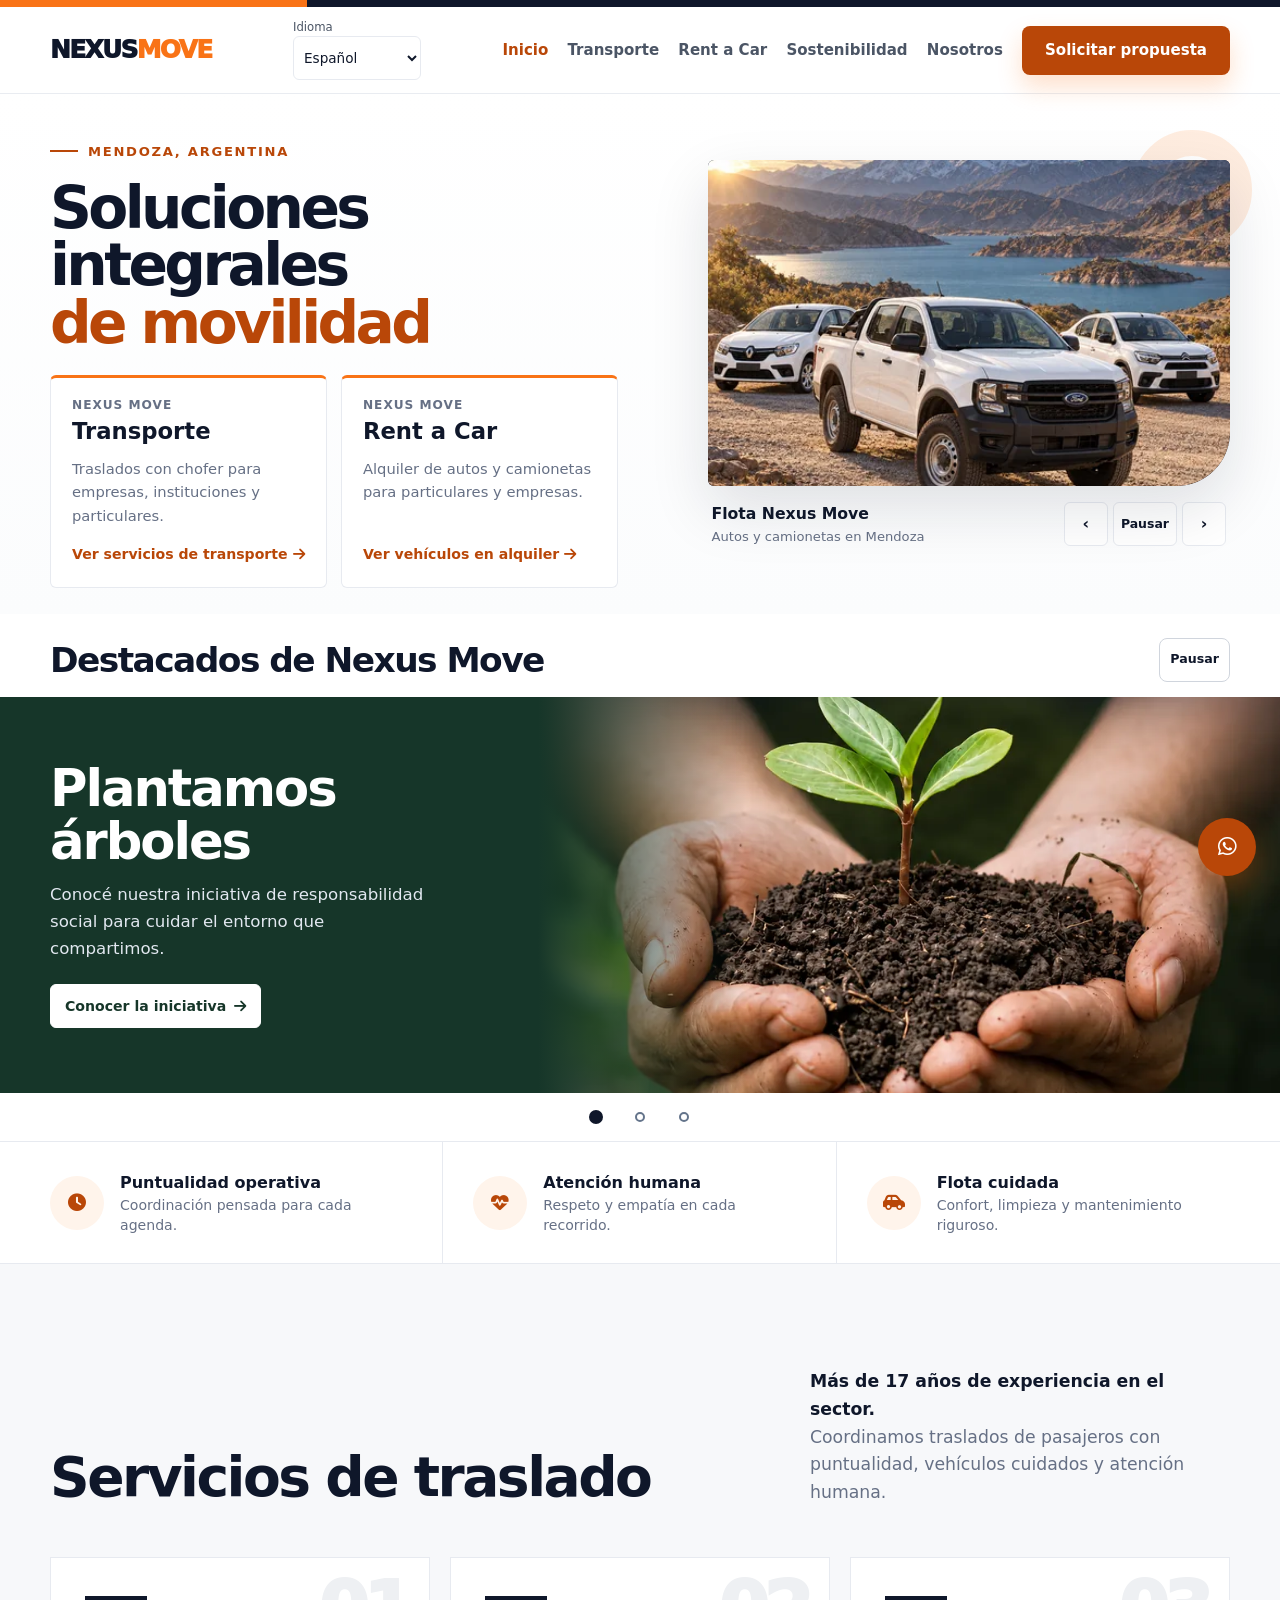
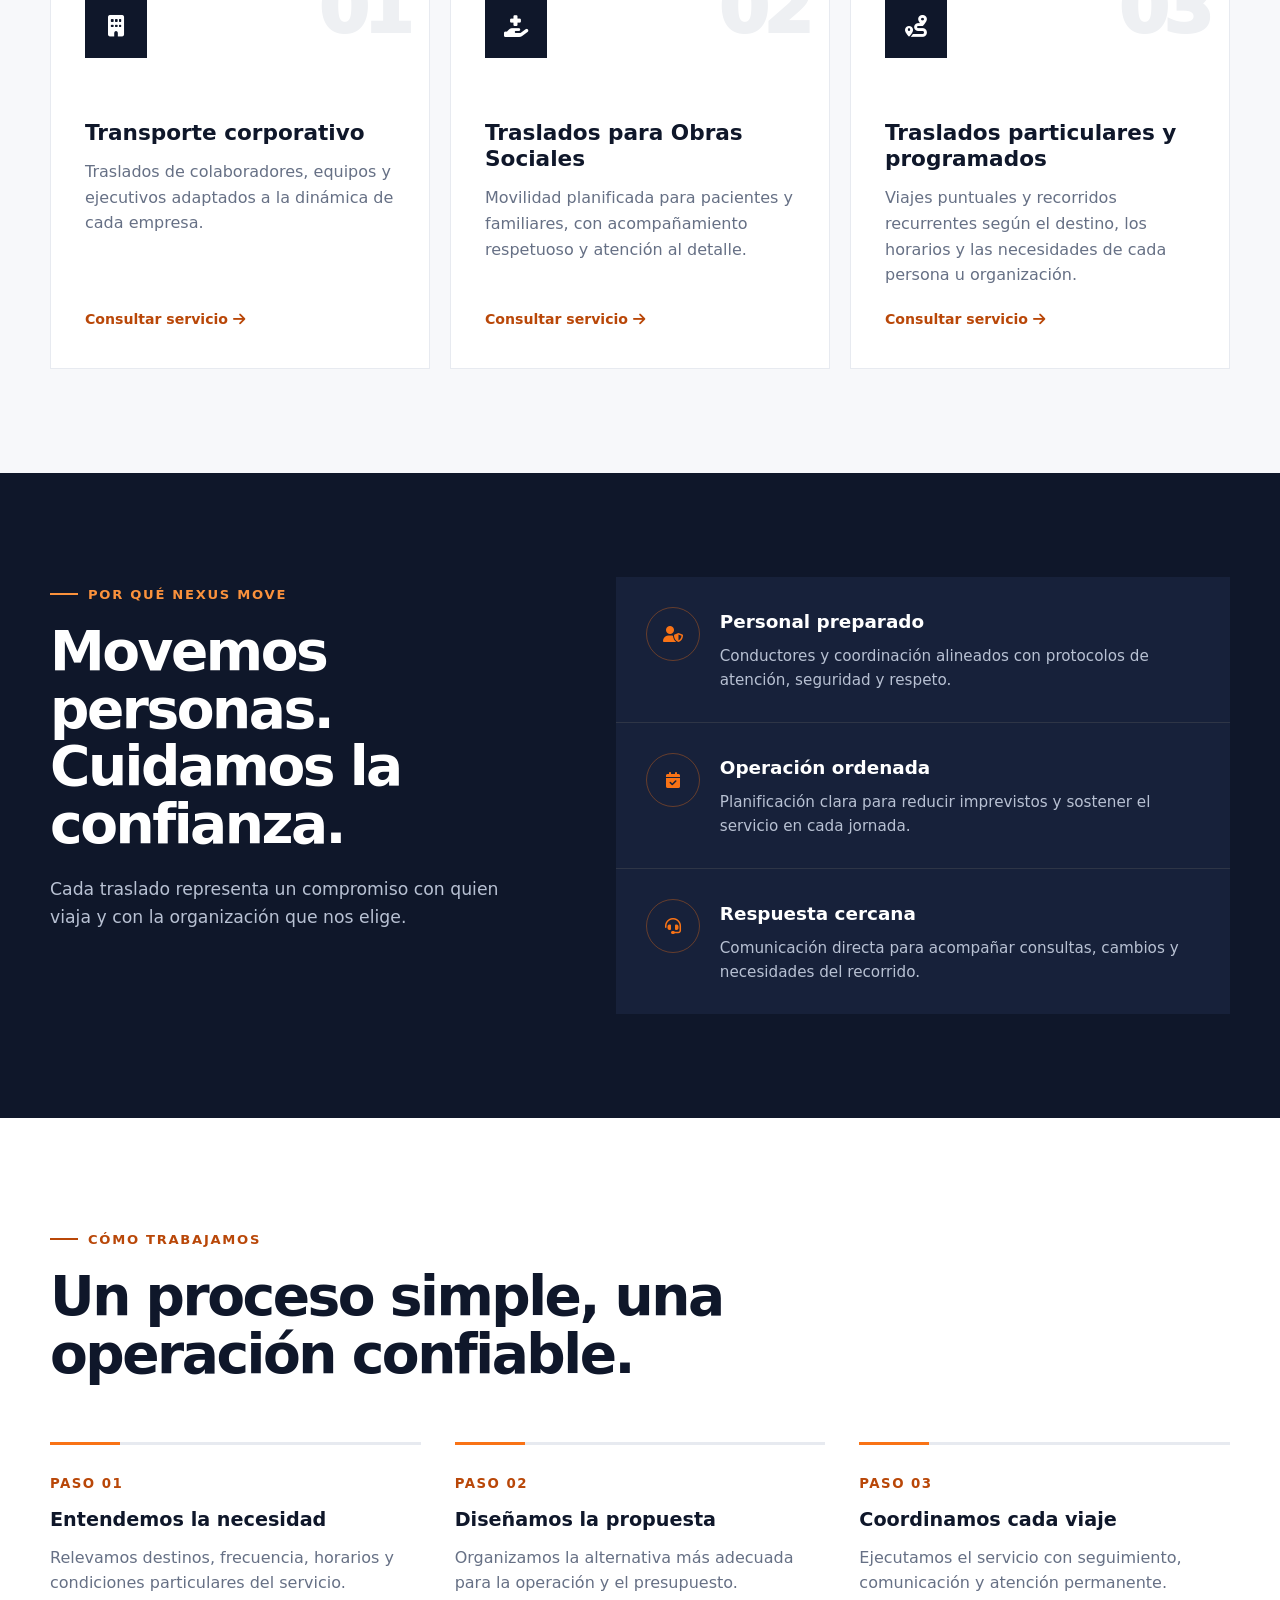
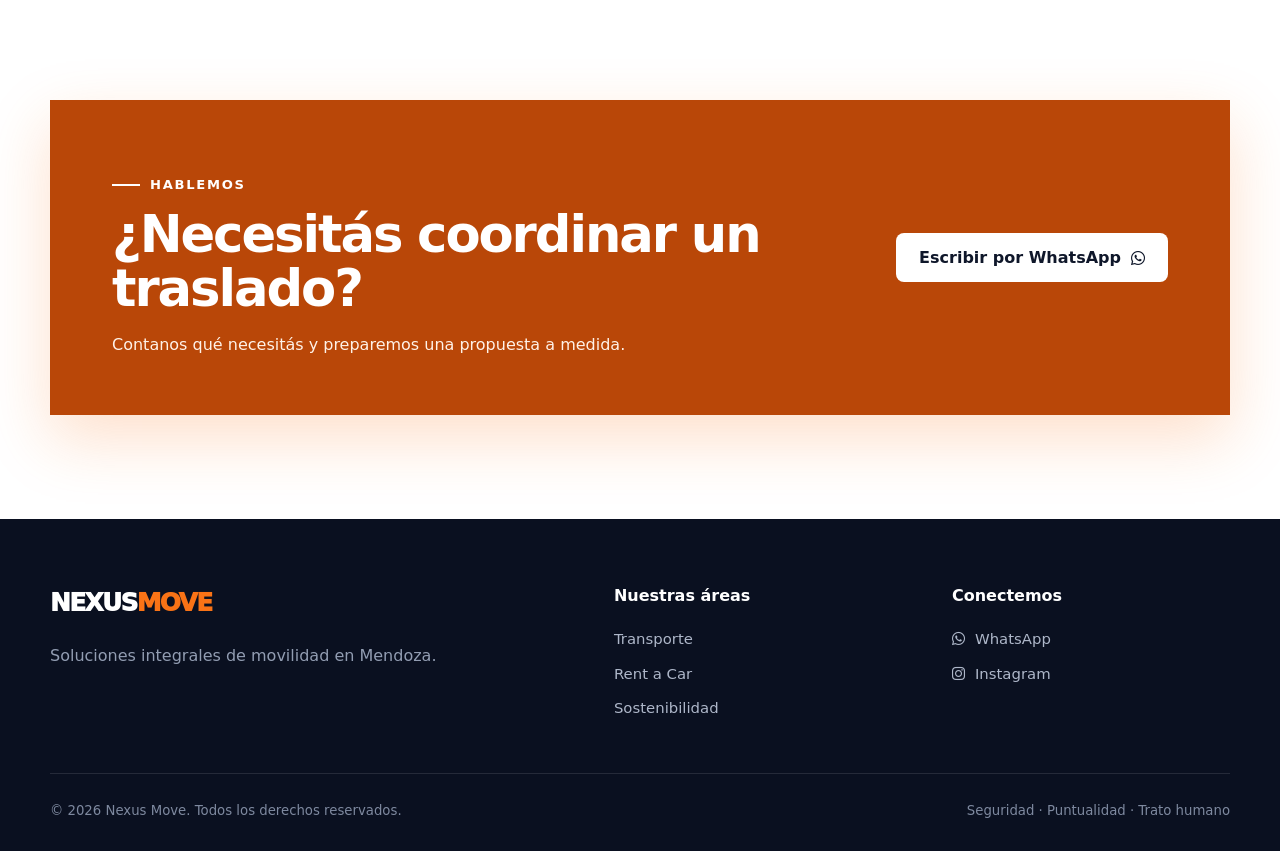
<file: index.html>
<!DOCTYPE html>
<html lang="es">
<head>
    <meta charset="UTF-8">
    <meta name="viewport" content="width=device-width, initial-scale=1.0">
    <meta name="description" content="Nexus Move ofrece transporte con chofer y alquiler de autos y camionetas en Mendoza para particulares, empresas e instituciones.">
    <meta name="theme-color" content="#ffffff">
    <title>Nexus Move | Transporte y Rent a Car en Mendoza</title>
    <link rel="icon" href="favicon.ico?v=nexus" type="image/x-icon" sizes="16x16 32x32 48x48">
    <link rel="stylesheet" href="css/icons.css">
    <link rel="stylesheet" href="css/navigation.css">
    <link rel="stylesheet" href="css/home.css?v=basalt">
    <link rel="stylesheet" href="css/rental-content.css?v=nosotros">
    <link rel="stylesheet" href="css/privacy.css?v=franja">
</head>
<body>
    <div class="topline" aria-hidden="true"></div>
    <header class="site-header">
        <nav class="nav container" aria-label="Navegación principal">
            <a class="brand" href="#inicio" data-area="inicio" aria-label="Nexus Move, inicio">NEXUS<span>MOVE</span></a>
            <div class="header-actions">
                <label class="language-control" hidden>
                    <span>Idioma</span>
                    <select id="site-language" aria-label="Elegir idioma" translate="no">
                        <option value="es" lang="es">Español</option>
                        <option value="pt-BR" lang="pt-BR">Português (BR)</option>
                        <option value="en" lang="en">English</option>
                        <option value="it" lang="it">Italiano</option>
                    </select>
                </label>
            <button class="menu-button" type="button" aria-expanded="false" aria-controls="nav-links" aria-label="Abrir menú">
                <i class="fa-solid fa-bars" aria-hidden="true"></i>
            </button>
            </div>
            <div class="nav-links" id="nav-links">
                <a href="#inicio" data-area="inicio">Inicio</a>
                <a href="#servicios" data-area="transporte">Transporte</a>
                <a href="flota.html" data-area="rentacar">Rent a Car</a>
                <a href="#sostenibilidad" data-area="sostenibilidad">Sostenibilidad</a>
                <a href="?area=nosotros" data-area="nosotros">Nosotros</a>
                <a class="button button-primary" href="#contacto">Solicitar propuesta</a>
            </div>
        </nav>
        <nav class="mobile-area-nav container" aria-label="Secciones principales">
            <a href="#inicio" data-area="inicio">Inicio</a>
            <a href="#servicios" data-area="transporte">Transporte</a>
            <a href="flota.html" data-area="rentacar">Rent a Car</a>
            <a href="#sostenibilidad" data-area="sostenibilidad">Sostenibilidad</a>
            <a href="?area=nosotros" data-area="nosotros">Nosotros</a>
        </nav>
    </header>

    <main>
        <section class="hero" id="inicio" data-view="inicio">
            <div class="container hero-grid">
                <div>
                    <p class="eyebrow" id="hero-label">Mendoza, Argentina</p>
                    <h1 id="hero-title" tabindex="-1">Soluciones integrales <span>de movilidad</span></h1>
                    <p class="hero-description" id="hero-description" hidden></p>
                    <div class="hero-areas">
                        <article class="hero-area">
                            <h2><span>Nexus Move</span> Transporte</h2>
                            <p>Traslados con chofer para empresas, instituciones y particulares.</p>
                            <a class="area-link" href="#servicios" data-area="transporte">Ver servicios de transporte <i class="fa-solid fa-arrow-right" aria-hidden="true"></i></a>
                        </article>
                        <article class="hero-area">
                            <h2><span>Nexus Move</span> Rent a Car</h2>
                            <p>Alquiler de autos y camionetas para particulares y empresas.</p>
                            <a class="area-link" href="flota.html" data-area="rentacar">Ver vehículos en alquiler <i class="fa-solid fa-arrow-right" aria-hidden="true"></i></a>
                        </article>
                    </div>
                </div>
                <section class="hero-visual" aria-label="Vehículos de Nexus Move" aria-roledescription="carrusel">
                    <div class="orange-mark" aria-hidden="true"></div>
                    <div class="hero-image-wrap">
                        <img class="hero-image" src="hero-flota-nexus-1120.webp" srcset="hero-flota-nexus-480.webp 480w, hero-flota-nexus-1120.webp 1120w" sizes="(max-width: 640px) calc(100vw - 46px), (max-width: 920px) calc(100vw - 72px), 500px" width="1120" height="1120" fetchpriority="high" alt="Flota de Nexus Move con Ford Ranger, Renault Logan y Citroën Basalt en Potrerillos, Mendoza">
                    </div>
                    <div class="showcase-bar">
                        <div class="showcase-caption" aria-live="off">
                            <strong>Flota Nexus Move</strong>
                            <span>Autos y camionetas en Mendoza</span>
                        </div>
                        <div class="showcase-controls" hidden>
                            <button type="button" class="showcase-previous" aria-label="Vehículo anterior">‹</button>
                            <button type="button" class="showcase-motion">Pausar</button>
                            <button type="button" class="showcase-next" aria-label="Vehículo siguiente">›</button>
                        </div>
                    </div>
                </section>
            </div>
        </section>

        <p class="visually-hidden" id="area-status" role="status"></p>
        <div id="area-transporte" class="area-panel" data-area-panel="transporte">
        <section class="home-highlights section" id="home-highlights" aria-labelledby="highlights-title">
            <div class="container highlights-heading">
                <h2 class="section-title" id="highlights-title">Destacados de Nexus Move</h2>
                <div class="highlights-controls" hidden>
                    <button type="button" class="highlights-motion" aria-label="Pausar destacados" aria-controls="highlights-track">Pausar</button>
                </div>
            </div>
            <div class="highlights-track" id="highlights-track" tabindex="0" role="region" aria-labelledby="highlights-title">
                <article class="highlight-card highlight-rse">
                    <div class="highlight-photo highlight-photo-tree"><img src="img/rse-plantacion.webp" width="900" height="1125" loading="lazy" decoding="async" alt=""></div>
                    <div class="highlight-copy">
                        <h3>Plantamos árboles</h3>
                        <p>Conocé nuestra iniciativa de responsabilidad social para cuidar el entorno que compartimos.</p>
                        <a class="area-link" href="#sostenibilidad" data-area="sostenibilidad">Conocer la iniciativa <i class="fa-solid fa-arrow-right" aria-hidden="true"></i></a>
                    </div>
                </article>
                <article class="highlight-card">
                    <div class="highlight-photo highlight-photo-basalt"><img src="img/citroen-basalt-fleet-v2-1120.webp" srcset="img/citroen-basalt-fleet-v2-560.webp 560w, img/citroen-basalt-fleet-v2-1120.webp 1120w" sizes="(max-width: 740px) 100vw, 58vw" width="1120" height="560" loading="lazy" decoding="async" alt="Flota de Citroën Basalt gris oscuro, gris claro y blanco de Nexus Move"></div>
                    <div class="highlight-copy">
                        <h3>Traslados para empresas</h3>
                        <p>Coordinamos traslados con chofer para equipos, ejecutivos y operaciones en Mendoza.</p>
                        <a class="area-link" href="#servicios" data-area="transporte">Ver servicios de transporte <i class="fa-solid fa-arrow-right" aria-hidden="true"></i></a>
                    </div>
                </article>
                <article class="highlight-card">
                    <div class="highlight-photo highlight-photo-car"><img src="img/toyota-corolla-1080.webp" srcset="img/toyota-corolla-560.webp 560w, img/toyota-corolla-1080.webp 1080w" sizes="(max-width: 740px) 100vw, 60vw" width="1080" height="1080" loading="lazy" decoding="async" alt=""></div>
                    <div class="highlight-copy">
                        <h3>Alquiler en Mendoza</h3>
                        <p>Explorá nuestros autos y camionetas y consultá por tus fechas.</p>
                        <a class="area-link" href="flota.html" data-area="rentacar">Ver fechas y flota <i class="fa-solid fa-arrow-right" aria-hidden="true"></i></a>
                    </div>
                </article>
            </div>
            <div class="highlights-dots" role="group" aria-labelledby="highlights-title" hidden></div>
        </section>

        <section class="proof" aria-label="Compromisos de servicio">
            <div class="container proof-grid">
                <article class="proof-item"><span class="proof-icon"><i class="fa-solid fa-clock" aria-hidden="true"></i></span><div><strong>Puntualidad operativa</strong><span>Coordinación pensada para cada agenda.</span></div></article>
                <article class="proof-item"><span class="proof-icon"><i class="fa-solid fa-heart-pulse" aria-hidden="true"></i></span><div><strong>Atención humana</strong><span>Respeto y empatía en cada recorrido.</span></div></article>
                <article class="proof-item"><span class="proof-icon"><i class="fa-solid fa-car-side" aria-hidden="true"></i></span><div><strong>Flota cuidada</strong><span>Confort, limpieza y mantenimiento riguroso.</span></div></article>
            </div>
        </section>

        <section class="section services" id="servicios">
            <div class="container">
                <div class="section-head">
                    <div>
                        <h2 class="section-title">Servicios de traslado</h2>
                    </div>
                    <p class="section-copy transport-experience"><strong>Más de 17 años de experiencia en el sector.</strong> Coordinamos traslados de pasajeros con puntualidad, vehículos cuidados y atención humana.</p>
                </div>
                <div class="service-grid">
                    <article class="service-card">
                        <span class="service-number" aria-hidden="true">01</span>
                        <span class="service-icon"><i class="fa-solid fa-building" aria-hidden="true"></i></span>
                        <h3>Transporte corporativo</h3>
                        <p>Traslados de colaboradores, equipos y ejecutivos adaptados a la dinámica de cada empresa.</p>
                        <a class="mini-link" href="#contacto">Consultar servicio <i class="fa-solid fa-arrow-right" aria-hidden="true"></i></a>
                    </article>
                    <article class="service-card">
                        <span class="service-number" aria-hidden="true">02</span>
                        <span class="service-icon"><i class="fa-solid fa-hand-holding-medical" aria-hidden="true"></i></span>
                        <h3>Traslados para Obras Sociales</h3>
                        <p>Movilidad planificada para pacientes y familiares, con acompañamiento respetuoso y atención al detalle.</p>
                        <a class="mini-link" href="#contacto">Consultar servicio <i class="fa-solid fa-arrow-right" aria-hidden="true"></i></a>
                    </article>
                    <article class="service-card">
                        <span class="service-number" aria-hidden="true">03</span>
                        <span class="service-icon"><i class="fa-solid fa-route" aria-hidden="true"></i></span>
                        <h3>Traslados particulares y programados</h3>
                        <p>Viajes puntuales y recorridos recurrentes según el destino, los horarios y las necesidades de cada persona u organización.</p>
                        <a class="mini-link" href="#contacto">Consultar servicio <i class="fa-solid fa-arrow-right" aria-hidden="true"></i></a>
                    </article>
                </div>
            </div>
        </section>

        <section class="section human" id="nosotros">
            <div class="container human-grid">
                <div>
                    <p class="eyebrow">Por qué Nexus Move</p>
                    <h2 class="section-title">Movemos personas. Cuidamos la confianza.</h2>
                    <p class="section-copy">Cada traslado representa un compromiso con quien viaja y con la organización que nos elige.</p>
                </div>
                <div class="human-points">
                    <article class="human-point"><i class="fa-solid fa-user-shield" aria-hidden="true"></i><div><h3>Personal preparado</h3><p>Conductores y coordinación alineados con protocolos de atención, seguridad y respeto.</p></div></article>
                    <article class="human-point"><i class="fa-solid fa-calendar-check" aria-hidden="true"></i><div><h3>Operación ordenada</h3><p>Planificación clara para reducir imprevistos y sostener el servicio en cada jornada.</p></div></article>
                    <article class="human-point"><i class="fa-solid fa-headset" aria-hidden="true"></i><div><h3>Respuesta cercana</h3><p>Comunicación directa para acompañar consultas, cambios y necesidades del recorrido.</p></div></article>
                </div>
            </div>
        </section>

        <section class="section process" id="proceso">
            <div class="container">
                <p class="eyebrow">Cómo trabajamos</p>
                <h2 class="section-title">Un proceso simple, una operación confiable.</h2>
                <div class="process-grid">
                    <article class="process-step"><small>Paso 01</small><h3>Entendemos la necesidad</h3><p>Relevamos destinos, frecuencia, horarios y condiciones particulares del servicio.</p></article>
                    <article class="process-step"><small>Paso 02</small><h3>Diseñamos la propuesta</h3><p>Organizamos la alternativa más adecuada para la operación y el presupuesto.</p></article>
                    <article class="process-step"><small>Paso 03</small><h3>Coordinamos cada viaje</h3><p>Ejecutamos el servicio con seguimiento, comunicación y atención permanente.</p></article>
                </div>
            </div>
        </section>

        <section class="contact" id="contacto">
            <div class="container">
                <div class="contact-panel">
                    <div>
                        <p class="eyebrow">Hablemos</p>
                        <h2>¿Necesitás coordinar un traslado?</h2>
                        <p>Contanos qué necesitás y preparemos una propuesta a medida.</p>
                    </div>
                    <a class="button" href="https://wa.me/5492613671376" target="_blank" rel="noopener noreferrer">Escribir por WhatsApp <i class="fa-brands fa-whatsapp" aria-hidden="true"></i></a>
                </div>
            </div>
        </section>
        </div>

        <div id="area-rentacar" class="area-panel" data-area-panel="rentacar" hidden>
            <div id="rentacar-embed"></div>
        </div>

        <section class="section about area-panel" id="area-nosotros" data-area-panel="nosotros" aria-labelledby="nosotros-titulo" hidden>
            <div class="container">
                <div class="section-head">
                    <h1 id="nosotros-titulo" tabindex="-1">Somos Nexus Move</h1>
                    <p>Una sola marca, dos formas de acompañarte: transporte con chofer y alquiler de autos y camionetas en Mendoza.</p>
                </div>
                <div class="about-story">
                    <p class="about-story-lead">Detrás de cada viaje hay una persona, una historia y un motivo para llegar.</p>
                    <p>Nuestra experiencia de más de 17 años en el transporte de pasajeros nos enseñó que un buen servicio empieza mucho antes de poner el vehículo en marcha: empieza por escuchar, cumplir lo acordado y tratar a cada persona con respeto.</p>
                    <p>En Nexus Move llevamos esa misma forma de trabajar al alquiler de autos y camionetas. Ya sea por trabajo, unas vacaciones o una necesidad cotidiana, queremos que puedas organizar tu viaje con información clara y alguien del otro lado para acompañarte.</p>
                </div>
                <div class="about-values">
                    <article><h3>Te escuchamos</h3><p>No todos los viajes son iguales. Nos contás qué necesitás y te orientamos según las personas que viajan, el equipaje y el recorrido.</p></article>
                    <article><h3>Cuidado de la flota</h3><p>Realizamos mantenimiento preventivo y un seguimiento de los controles técnicos de cada unidad para favorecer una operación segura y eficiente.</p></article>
                    <article><h3>Buen trato, de principio a fin</h3><p>La confianza se cuida con respuestas claras, atención cercana y respeto por tu tiempo. Esa es la forma en la que queremos acompañarte.</p></article>
                </div>
            </div>
        </section>

        <section class="section sustainability area-panel" id="sostenibilidad" data-area-panel="sostenibilidad" aria-labelledby="sostenibilidad-titulo">
            <div class="container">
                <div class="sustainability-intro">
                    <h2 class="section-title" id="sostenibilidad-titulo">Nuestro compromiso</h2>
                    <p class="section-copy">La sostenibilidad forma parte de nuestra visión de crecimiento. Buscamos ofrecer una movilidad eficiente, segura y responsable mediante la gestión de la flota, el cuidado de las personas y el uso responsable de los recursos.</p>
                </div>

                <article class="rse-feature" aria-labelledby="rse-title">
                    <figure class="rse-visual">
                        <div class="highlight-photo highlight-photo-tree"><img src="img/rse-plantacion.webp" width="900" height="1125" loading="lazy" decoding="async" alt=""></div>
                        <figcaption>Imagen ilustrativa</figcaption>
                    </figure>
                    <div>
                        <h3 id="rse-title">Plantamos árboles</h3>
                        <p>Nuestra iniciativa de plantación de árboles forma parte del compromiso de Nexus Move con el cuidado del entorno. Compartimos la propuesta y sus novedades en Instagram.</p>
                        <a class="area-link" href="https://www.instagram.com/nexus.move.ar/" target="_blank" rel="noopener noreferrer">Seguir la iniciativa en Instagram <i class="fa-brands fa-instagram" aria-hidden="true"></i></a>
                    </div>
                </article>
                <div class="sustainability-practices">
                    <article>
                        <h3>Eficiencia ambiental</h3>
                        <p>Medimos nuestra huella de carbono y hacemos un seguimiento del combustible y los kilómetros recorridos. Estos datos nos ayudan a detectar consumos evitables y orientar las medidas de reducción.</p>
                    </article>
                    <article>
                        <h3>Seguridad y prevención</h3>
                        <p>Priorizamos el mantenimiento preventivo, el control de las revisiones técnicas y la capacitación de conductores para cuidar a quienes viajan y prevenir riesgos en el camino.</p>
                    </article>
                    <article>
                        <h3>Compromiso con las personas</h3>
                        <p>Impulsamos el empleo formal, el desarrollo profesional y la mejora continua de nuestras prácticas laborales.</p>
                    </article>
                    <article>
                        <h3>Innovación y gestión responsable</h3>
                        <p>Usamos herramientas de seguimiento y gestión de flota para planificar recorridos, revisar el desempeño de las unidades y mejorar la calidad del servicio.</p>
                    </article>
                </div>

                <div class="sustainability-goals">
                    <h3>Los ODS que guían nuestro trabajo</h3>
                    <p>Relacionamos nuestras prácticas con cinco Objetivos de Desarrollo Sostenible de la Agenda 2030.</p>
                    <dl>
                        <div>
                            <dt><a href="https://sdgs.un.org/goals/goal3" target="_blank" rel="noopener noreferrer"><span class="goal-number">ODS 3</span> Salud y bienestar</a></dt>
                            <dd>Seguridad vial, mantenimiento de las unidades y prevención de accidentes.</dd>
                        </div>
                        <div>
                            <dt><a href="https://sdgs.un.org/goals/goal8" target="_blank" rel="noopener noreferrer"><span class="goal-number">ODS 8</span> Trabajo decente y crecimiento económico</a></dt>
                            <dd>Empleo formal, capacitación y mejora de las prácticas laborales.</dd>
                        </div>
                        <div>
                            <dt><a href="https://sdgs.un.org/goals/goal9" target="_blank" rel="noopener noreferrer"><span class="goal-number">ODS 9</span> Industria, innovación e infraestructura</a></dt>
                            <dd>Tecnología para la gestión de la flota y planificación de la renovación de unidades.</dd>
                        </div>
                        <div>
                            <dt><a href="https://sdgs.un.org/goals/goal11" target="_blank" rel="noopener noreferrer"><span class="goal-number">ODS 11</span> Ciudades y comunidades sostenibles</a></dt>
                            <dd>Traslados coordinados y planificación para evitar recorridos innecesarios.</dd>
                        </div>
                        <div>
                            <dt><a href="https://sdgs.un.org/goals/goal13" target="_blank" rel="noopener noreferrer"><span class="goal-number">ODS 13</span> Acción por el clima</a></dt>
                            <dd>Medición de la huella de carbono, control de consumos y búsqueda de mejoras para reducir emisiones.</dd>
                        </div>
                    </dl>
                </div>

                <div class="sustainability-followup">
                    <h3>Cómo hacemos el seguimiento</h3>
                    <p>En <strong>Nexus Move</strong> trabajamos para garantizar una operación segura, eficiente y responsable. Implementamos un programa de mantenimiento preventivo de nuestra flota y realizamos un seguimiento periódico de los kilómetros recorridos, el consumo de combustible y los controles técnicos de cada unidad.</p>
                    <p>Este monitoreo nos permite identificar oportunidades de mejora, optimizar el rendimiento de los vehículos y promover un uso más eficiente de los recursos, contribuyendo a reducir nuestro impacto ambiental.</p>
                    <p>Asimismo, nuestros conductores cuentan con capacitación en <strong>seguridad vial, prácticas de conducción sostenible y atención responsable a los pasajeros</strong>, fortaleciendo nuestro compromiso con la seguridad, la calidad del servicio y la mejora continua.</p>
                </div>
            </div>
        </section>
    </main>

    <footer class="site-footer">
        <div class="container">
            <div class="footer-grid">
                <div class="footer-brand">
                    <a class="brand" href="#inicio" data-area="inicio">NEXUS<span>MOVE</span></a>
                    <p>Soluciones integrales de movilidad en Mendoza.</p>
                </div>
                <div>
                    <h3>Nuestras áreas</h3>
                    <div class="footer-links"><a href="#servicios" data-area="transporte">Transporte</a><a href="flota.html" data-area="rentacar">Rent a Car</a><a href="#sostenibilidad" data-area="sostenibilidad">Sostenibilidad</a></div>
                </div>
                <div>
                    <h3>Conectemos</h3>
                    <div class="footer-links"><a class="social-link" href="https://wa.me/5492613671376" target="_blank" rel="noopener noreferrer"><i class="fa-brands fa-whatsapp" aria-hidden="true"></i> WhatsApp</a><a class="social-link" href="https://www.instagram.com/nexus.move.ar/" target="_blank" rel="noopener noreferrer"><i class="fa-brands fa-instagram" aria-hidden="true"></i> Instagram</a></div>
                </div>
            </div>
            <div class="footer-bottom"><span>© 2026 Nexus Move. Todos los derechos reservados.</span><button class="privacy-settings" type="button" aria-controls="privacy-notice" aria-expanded="false" hidden>Preferencias de privacidad</button><span>Seguridad · Puntualidad · Trato humano</span></div>
        </div>
    </footer>

    <a class="floating-contact" href="https://wa.me/5492613671376" target="_blank" rel="noopener noreferrer" aria-label="Contactar a Nexus Move por WhatsApp al +54 9 261 367-1376"><i class="fa-brands fa-whatsapp" aria-hidden="true"></i></a>

    <section class="privacy-notice" id="privacy-notice" aria-labelledby="privacy-title" tabindex="-1" hidden>
        <div class="privacy-copy">
            <h2 id="privacy-title">Privacidad y estadísticas</h2>
            <p>Cloudflare cuenta el tráfico general al entregar la página. Si aceptás las estadísticas, también podemos saber desde qué sitios y dispositivos llegan las visitas.</p>
            <details class="privacy-details">
                <summary>Más información</summary>
                <p>Con «Solo lo esencial», guardamos tu elección en este navegador. El recuento general funciona sin cookies ni medición adicional en tu navegador. Podés cambiar de opción al pie de la página.</p>
            </details>
        </div>
        <div class="privacy-actions">
            <button type="button" data-analytics-choice="declined">Solo lo esencial</button>
            <button type="button" data-analytics-choice="accepted">Aceptar estadísticas</button>
        </div>
    </section>

    <script src="js/navigation.js"></script>
    <script src="js/home.js"></script>
    <script src="js/highlights.js?v=tres-segundos"></script>
    <script src="js/rentacar.js?v=nosotros"></script>
    <script src="js/areas.js?v=destacados"></script>
    <script src="js/translations.js?v=puntos"></script>
    <script src="js/language.js"></script>
    <script src="js/privacy.js"></script>
</body>
</html>
</file>
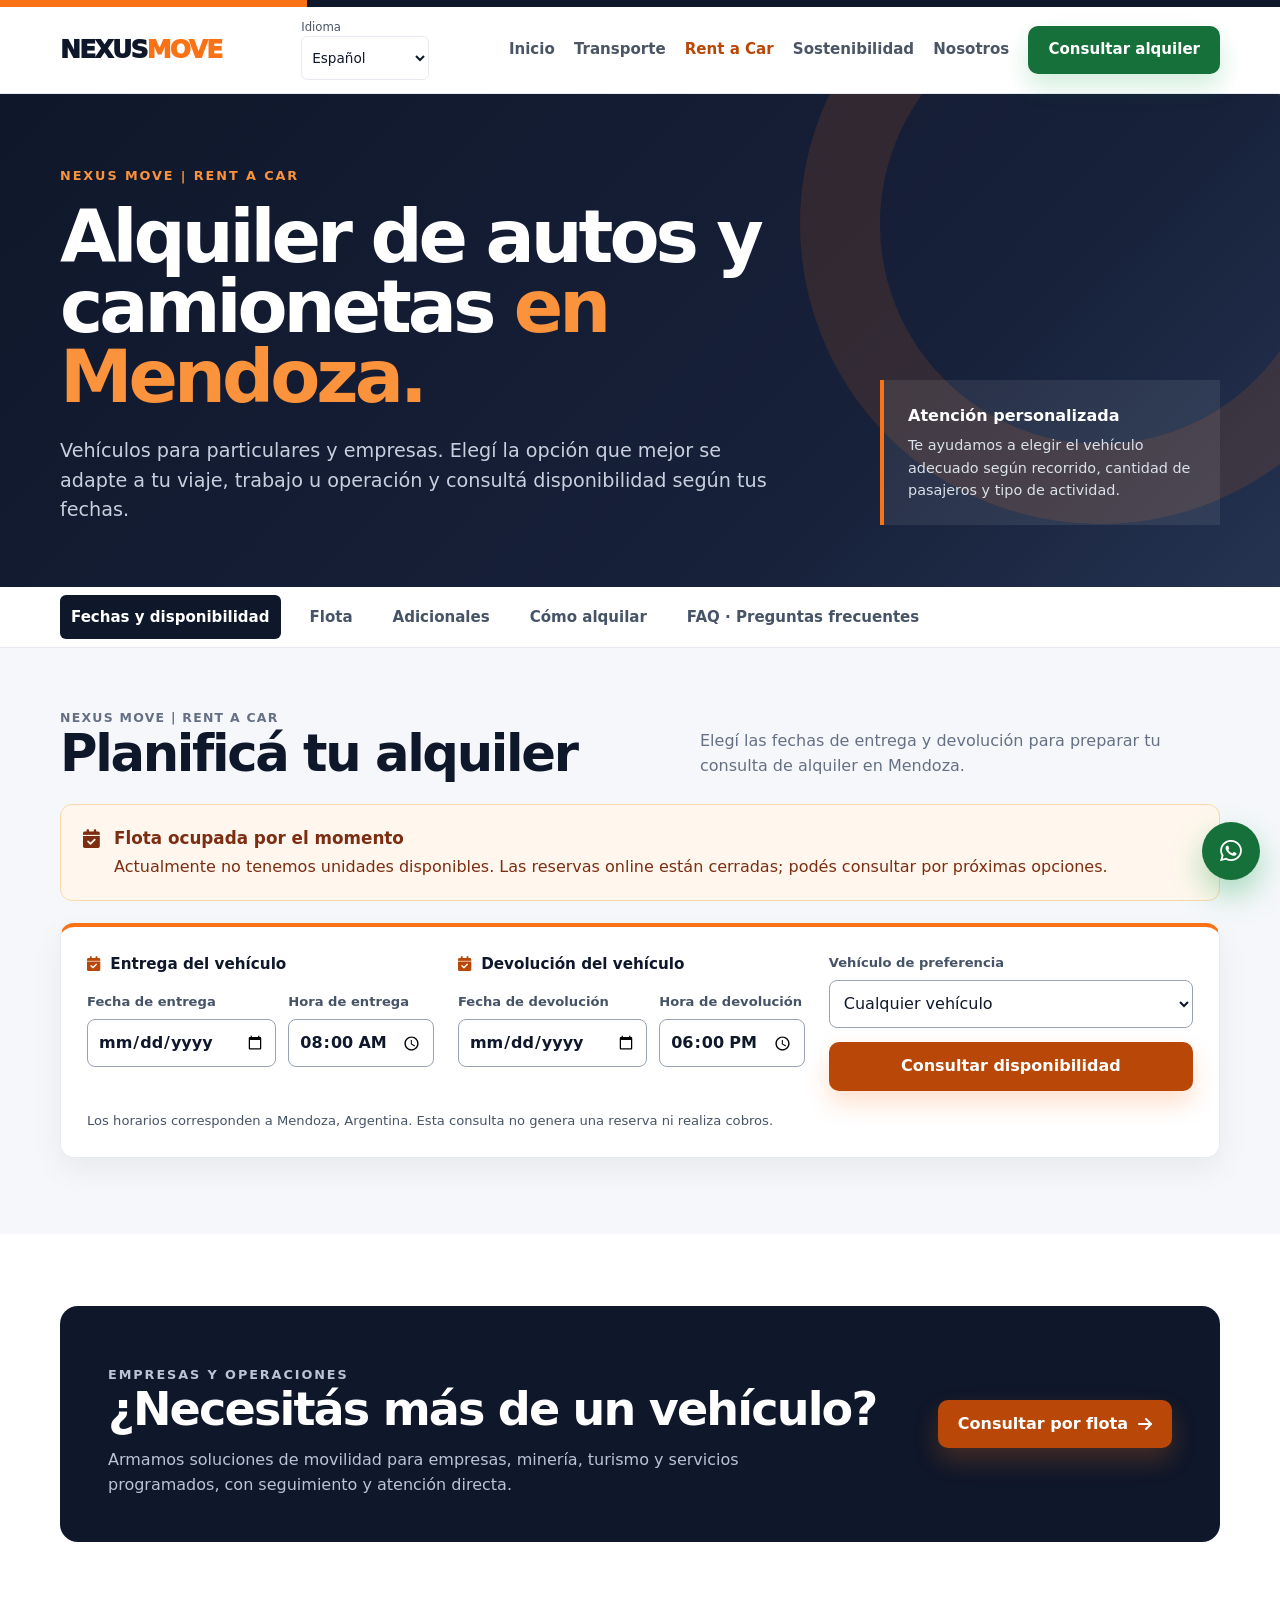
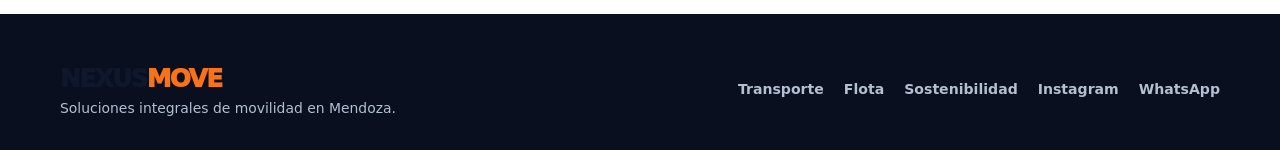
<file: flota.html>
<!DOCTYPE html>
<html lang="es">
<head>
  <meta charset="UTF-8">
  <meta name="viewport" content="width=device-width, initial-scale=1.0">
  <meta name="description" content="Nexus Move Rent a Car en Mendoza. Conocé nuestra flota de autos y camionetas, cómo alquilar y qué consultar antes de viajar.">
  <meta name="theme-color" content="#0f172a">
  <title>Alquiler de autos y camionetas en Mendoza | Nexus Move Rent a Car</title>
  <link rel="icon" href="favicon.ico?v=nexus" type="image/x-icon" sizes="16x16 32x32 48x48">
  <link rel="stylesheet" href="css/icons.css">
  <link rel="stylesheet" href="css/navigation.css">
  <link rel="stylesheet" href="css/rentacar.css">
  <link rel="stylesheet" href="css/rental-content.css?v=nosotros">
  <link rel="stylesheet" href="css/privacy.css?v=franja">
</head>
<body>
  <div class="topline" aria-hidden="true"></div>
  <header class="site-header">
      <nav class="nav container" aria-label="Navegación principal">
          <a class="brand" href="./index.html" aria-label="Nexus Move, inicio">NEXUS<span>MOVE</span></a>
          <div class="header-actions">
              <label class="language-control" hidden>
                  <span>Idioma</span>
                  <select id="site-language" aria-label="Elegir idioma" translate="no">
                      <option value="es" lang="es">Español</option>
                      <option value="pt-BR" lang="pt-BR">Português (BR)</option>
                      <option value="en" lang="en">English</option>
                      <option value="it" lang="it">Italiano</option>
                  </select>
              </label>
          <button class="menu-button" type="button" aria-expanded="false" aria-controls="nav-links" aria-label="Abrir menú">
              <i class="fa-solid fa-bars" aria-hidden="true"></i>
          </button>
          </div>
          <div class="nav-links" id="nav-links">
              <a href="./index.html">Inicio</a>
              <a href="./index.html?area=transporte">Transporte</a>
              <a href="#reservas" aria-current="page">Rent a Car</a>
              <a href="./index.html?area=sostenibilidad">Sostenibilidad</a>
              <a href="./index.html?area=nosotros">Nosotros</a>
              <a class="button button-whatsapp" href="https://wa.me/5492613671376?text=Hola%20Nexus%20Move%2C%20quiero%20consultar%20por%20un%20veh%C3%ADculo" target="_blank" rel="noopener noreferrer">Consultar alquiler</a>
          </div>
      </nav>
      <nav class="mobile-area-nav container" aria-label="Secciones principales">
          <a href="./index.html">Inicio</a>
          <a href="./index.html?area=transporte">Transporte</a>
          <a href="#reservas" aria-current="page">Rent a Car</a>
          <a href="./index.html?area=sostenibilidad">Sostenibilidad</a>
          <a href="./index.html?area=nosotros">Nosotros</a>
      </nav>
  </header>

  <main>
    <section class="hero">
      <div class="container hero-inner">
        <div>
          <p class="eyebrow">Nexus Move | Rent a Car</p>
          <h1>Alquiler de autos y camionetas <span>en Mendoza.</span></h1>
          <p class="hero-copy">Vehículos para particulares y empresas. Elegí la opción que mejor se adapte a tu viaje, trabajo u operación y consultá disponibilidad según tus fechas.</p>
        </div>
        <aside class="hero-note"><strong>Atención personalizada</strong><p>Te ayudamos a elegir el vehículo adecuado según recorrido, cantidad de pasajeros y tipo de actividad.</p></aside>
      </div>
    </section>

    <div class="rentacar-content" id="rentacar-content">
    <nav class="rental-nav" aria-label="Secciones de Rent a Car">
      <div class="container rental-tabs">
        <a id="tab-reservas" href="#reservas">Fechas y disponibilidad</a>
        <a id="tab-flota" href="#flota">Flota</a>
        <a id="tab-adicionales" href="#adicionales">Adicionales</a>
        <a id="tab-como-alquilar" href="#como-alquilar">Cómo alquilar</a>
        <a id="tab-preguntas-frecuentes" href="#preguntas-frecuentes">FAQ · Preguntas frecuentes</a>
      </div>
    </nav>

    <section class="rental-panel rental-booking" id="reservas" aria-labelledby="reservas-titulo">
      <div class="container">
        <div class="section-head">
          <div><p class="booking-eyebrow">Nexus Move | Rent a Car</p><h2 id="reservas-titulo">Planificá tu alquiler</h2></div>
          <p>Elegí las fechas de entrega y devolución para preparar tu consulta de alquiler en Mendoza.</p>
        </div>
        <div class="booking-notice" id="booking-notice">
          <i class="fa-solid fa-calendar-check" aria-hidden="true"></i>
          <div><strong>Flota ocupada por el momento</strong><p>Actualmente no tenemos unidades disponibles. Las reservas online están cerradas; podés consultar por próximas opciones.</p></div>
        </div>
        <form class="booking-form" id="rental-booking-form" aria-labelledby="reservas-titulo" aria-describedby="booking-notice booking-help" novalidate hidden>
          <div class="booking-fields">
            <fieldset>
              <legend><i class="fa-solid fa-calendar-check" aria-hidden="true"></i> Entrega del vehículo</legend>
              <label for="pickup-date">Fecha de entrega<input id="pickup-date" name="pickup-date" type="date" required></label>
              <label for="pickup-time">Hora de entrega<input id="pickup-time" name="pickup-time" type="time" value="08:00" required></label>
            </fieldset>
            <fieldset>
              <legend><i class="fa-solid fa-calendar-check" aria-hidden="true"></i> Devolución del vehículo</legend>
              <label for="return-date">Fecha de devolución<input id="return-date" name="return-date" type="date" required></label>
              <label for="return-time">Hora de devolución<input id="return-time" name="return-time" type="time" value="18:00" required></label>
            </fieldset>
            <div class="booking-vehicle">
              <label for="booking-vehicle">Vehículo de preferencia</label>
              <select id="booking-vehicle" name="vehicle">
                <option value="any">Cualquier vehículo</option>
                <option value="ranger">Ford Ranger 4x4 L/N</option>
                <option value="s10">Chevrolet S10 4x4</option>
                <option value="basalt">Citroën Basalt</option>
                <option value="logan">Renault Logan</option>
                <option value="corolla">Toyota Corolla</option>
              </select>
              <button class="button button-primary" type="submit">Consultar disponibilidad</button>
            </div>
          </div>
          <p class="booking-help" id="booking-help">Los horarios corresponden a Mendoza, Argentina. Esta consulta no genera una reserva ni realiza cobros.</p>
          <p class="booking-error" id="booking-error" role="alert" hidden></p>
        </form>
        <div class="booking-result" id="booking-result" tabindex="-1" aria-labelledby="booking-result-title" hidden>
          <p class="booking-result-status" role="status" id="booking-result-title">Sin disponibilidad para reservar</p>
          <p>Por el momento toda nuestra flota está ocupada. No podemos confirmar una reserva para las fechas seleccionadas.</p>
          <dl class="booking-summary">
            <div><dt>Entrega</dt><dd id="booking-pickup-summary"></dd></div>
            <div><dt>Devolución</dt><dd id="booking-return-summary"></dd></div>
            <div><dt>Vehículo</dt><dd id="booking-vehicle-summary"></dd></div>
          </dl>
          <a class="button button-whatsapp" id="booking-contact" target="_blank" rel="noopener noreferrer">Consultar otras opciones <i class="fa-brands fa-whatsapp" aria-hidden="true"></i></a>
        </div>
      </div>
    </section>

    <section class="rental-panel fleet" id="flota" aria-labelledby="flota-titulo">
      <div class="container">
        <div class="section-head">
          <h2 id="flota-titulo">Nuestra flota</h2>
          <p>Conocé nuestros autos y camionetas. Por el momento toda la flota está ocupada y no hay unidades disponibles para reservar.</p>
        </div>
        <div class="fleet-filters" role="group" aria-label="Filtrar por tipo de vehículo" hidden>
          <button type="button" data-filter="todos" aria-pressed="true">Todos</button>
          <button type="button" data-filter="auto" aria-pressed="false">Autos</button>
          <button type="button" data-filter="4x4" aria-pressed="false">Camionetas 4x4</button>
        </div>
        <p class="visually-hidden" role="status" id="fleet-results"></p>
        <div class="grid">
          <article class="card" data-vehicle="4x4">
            <div class="card-media"><img src="img/ranger-xl-4x4-1120.webp" srcset="img/ranger-xl-4x4-560.webp 560w, img/ranger-xl-4x4-1120.webp 1120w" sizes="(max-width: 560px) calc(100vw - 28px), (max-width: 820px) calc(100vw - 40px), (max-width: 1200px) calc((100vw - 64px) / 2), 568px" width="1120" height="1400" loading="lazy" decoding="async" alt="Ford Ranger XL 4x4 de Nexus Move en Mendoza"><span class="tag">Pick-up 4x4</span></div>
            <div class="card-body"><div class="card-title"><h3>Ford Ranger XL 4x4 2025</h3><span class="availability">Sin disponibilidad</span></div><p class="description">Robusta y versátil para empresas, minería, turismo y recorridos que requieren capacidad 4x4.</p><div class="facts"><span class="fact"><i class="fa-solid fa-users"></i> 5 plazas</span><span class="fact"><i class="fa-solid fa-mountain-sun"></i> Tracción 4x4</span><span class="fact"><i class="fa-solid fa-helmet-safety"></i> Opción minera</span><span class="fact"><i class="fa-solid fa-gas-pump" aria-hidden="true"></i> Gasoil</span></div><div class="card-footer"><div class="price-label"><strong>Tarifa personalizada</strong><span>Según fechas, duración y servicio</span></div><a class="button button-whatsapp" href="https://wa.me/5492613671376?text=Hola%20Nexus%20Move%2C%20quiero%20consultar%20disponibilidad%20y%20tarifa%20de%20la%20Ford%20Ranger%20XL%204x4%202025" target="_blank" rel="noopener noreferrer">Consultar <i class="fa-brands fa-whatsapp" aria-hidden="true"></i></a></div></div>
          </article>

          <article class="card" data-vehicle="4x4">
            <div class="card-media"><img src="img/s10-4x4-2017-1120.webp" srcset="img/s10-4x4-2017-560.webp 560w, img/s10-4x4-2017-1120.webp 1120w" sizes="(max-width: 560px) calc(100vw - 28px), (max-width: 820px) calc(100vw - 40px), (max-width: 1200px) calc((100vw - 64px) / 2), 568px" width="1120" height="747" loading="lazy" decoding="async" alt="Chevrolet S10 4x4 disponible en Nexus Move"><span class="tag">Pick-up 4x4</span></div>
            <div class="card-body"><div class="card-title"><h3>Chevrolet S10 4x4</h3><span class="availability">Sin disponibilidad</span></div><p class="description">Una pick-up confiable para trabajo, operaciones corporativas y recorridos dentro y fuera de ruta.</p><div class="facts"><span class="fact"><i class="fa-solid fa-users"></i> 5 plazas</span><span class="fact"><i class="fa-solid fa-mountain-sun"></i> Tracción 4x4</span><span class="fact"><i class="fa-solid fa-briefcase"></i> Uso corporativo</span><span class="fact"><i class="fa-solid fa-gas-pump" aria-hidden="true"></i> Gasoil</span></div><div class="card-footer"><div class="price-label"><strong>Tarifa personalizada</strong><span>Según fechas, duración y servicio</span></div><a class="button button-whatsapp" href="https://wa.me/5492613671376?text=Hola%20Nexus%20Move%2C%20quiero%20consultar%20disponibilidad%20y%20tarifa%20de%20la%20Chevrolet%20S10%204x4" target="_blank" rel="noopener noreferrer">Consultar <i class="fa-brands fa-whatsapp" aria-hidden="true"></i></a></div></div>
          </article>

          <article class="card" data-vehicle="auto">
            <div class="card-media"><img src="img/citroen-basalt-fleet-v2-1120.webp" srcset="img/citroen-basalt-fleet-v2-560.webp 560w, img/citroen-basalt-fleet-v2-1120.webp 1120w" sizes="(max-width: 560px) calc(100vw - 28px), (max-width: 820px) calc(100vw - 40px), (max-width: 1200px) calc((100vw - 64px) / 2), 568px" width="1120" height="560" loading="lazy" decoding="async" alt="Flota de Citroën Basalt gris oscuro, gris claro y blanco de Nexus Move"><span class="tag">SUV coupé</span></div>
            <div class="card-body"><div class="card-title"><h3>Citroën Basalt</h3><span class="availability">Sin disponibilidad</span></div><p class="description">Varias unidades en gris oscuro, gris claro y blanco para turismo, traslados urbanos y movilidad corporativa.</p><div class="facts"><span class="fact"><i class="fa-solid fa-users"></i> 5 plazas</span><span class="fact"><i class="fa-solid fa-car-side"></i> Varias unidades</span><span class="fact"><i class="fa-solid fa-road"></i> Ruta y ciudad</span><span class="fact"><i class="fa-solid fa-gas-pump" aria-hidden="true"></i> Nafta</span></div><div class="card-footer"><div class="price-label"><strong>Tarifa personalizada</strong><span>Según fechas, duración y servicio</span></div><a class="button button-whatsapp" href="https://wa.me/5492613671376?text=Hola%20Nexus%20Move%2C%20quiero%20consultar%20disponibilidad%20y%20tarifa%20del%20Citro%C3%ABn%20Basalt" target="_blank" rel="noopener noreferrer">Consultar <i class="fa-brands fa-whatsapp" aria-hidden="true"></i></a></div></div>
          </article>

          <article class="card" data-vehicle="auto">
            <div class="card-media"><img src="img/renault-logan-fleet-v2-1120.webp" srcset="img/renault-logan-fleet-v2-560.webp 560w, img/renault-logan-fleet-v2-1120.webp 1120w" sizes="(max-width: 560px) calc(100vw - 28px), (max-width: 820px) calc(100vw - 40px), (max-width: 1200px) calc((100vw - 64px) / 2), 568px" width="1120" height="560" loading="lazy" decoding="async" alt="Flota de Renault Logan blanco, gris oscuro y negro de Nexus Move"><span class="tag">Sedán</span></div>
            <div class="card-body"><div class="card-title"><h3>Renault Logan</h3><span class="availability">Sin disponibilidad</span></div><p class="description">Varias unidades en blanco, gris oscuro y negro, cómodas y amplias para recorridos urbanos, viajes y servicios programados.</p><div class="facts"><span class="fact"><i class="fa-solid fa-users"></i> 5 plazas</span><span class="fact"><i class="fa-solid fa-car-side"></i> Varias unidades</span><span class="fact"><i class="fa-solid fa-building"></i> Corporativo</span><span class="fact"><i class="fa-solid fa-gas-pump" aria-hidden="true"></i> Nafta</span></div><div class="card-footer"><div class="price-label"><strong>Tarifa personalizada</strong><span>Según fechas, duración y servicio</span></div><a class="button button-whatsapp" href="https://wa.me/5492613671376?text=Hola%20Nexus%20Move%2C%20quiero%20consultar%20disponibilidad%20y%20tarifa%20del%20Renault%20Logan" target="_blank" rel="noopener noreferrer">Consultar <i class="fa-brands fa-whatsapp" aria-hidden="true"></i></a></div></div>
          </article>
          <article class="card" data-vehicle="auto">
            <div class="card-media">
              <img class="corolla-photo" src="img/toyota-corolla-1080.webp" srcset="img/toyota-corolla-560.webp 560w, img/toyota-corolla-1080.webp 1080w" sizes="(max-width: 560px) calc(100vw - 28px), (max-width: 820px) calc(100vw - 40px), 570px" width="1080" height="1080" loading="lazy" decoding="async" alt="Toyota Corolla blanco de la flota de Nexus Move en Mendoza">
              <span class="tag">Sedán</span>
            </div>
            <div class="card-body">
              <div class="card-title">
                <h3>Toyota Corolla</h3>
                <span class="availability">Sin disponibilidad</span>
              </div>
              <p class="description">Sedán ejecutivo de cuatro puertas, cómodo para viajes de trabajo y escapadas por Mendoza.</p>
              <div class="facts" aria-label="Características del Toyota Corolla">
                <span class="fact"><i class="fa-solid fa-users" aria-hidden="true"></i> 5 plazas</span>
                <span class="fact"><i class="fa-solid fa-gears" aria-hidden="true"></i> Automático</span>
                <span class="fact"><i class="fa-solid fa-road" aria-hidden="true"></i> Ruta y ciudad</span>
                <span class="fact"><i class="fa-solid fa-suitcase" aria-hidden="true"></i> Baúl amplio</span>
                <span class="fact"><i class="fa-solid fa-gas-pump" aria-hidden="true"></i> Nafta</span>
              </div>
              <div class="card-footer">
                <div class="price-label"><strong>Tarifa personalizada</strong><span>Según fechas, duración y servicio</span></div>
                <a class="button button-whatsapp" href="https://wa.me/5492613671376?text=Hola%20Nexus%20Move%2C%20quiero%20consultar%20disponibilidad%20y%20tarifa%20del%20Toyota%20Corolla" target="_blank" rel="noopener noreferrer">Consultar <i class="fa-brands fa-whatsapp" aria-hidden="true"></i></a>
              </div>
            </div>
          </article>
        </div>

        <div class="info"><strong>Sin disponibilidad por el momento.</strong> Las reservas online están cerradas. Podés contactarnos para consultar por próximas opciones y condiciones de alquiler.</div>
      </div>
    </section>

    <section class="rental-panel" id="adicionales" aria-labelledby="adicionales-titulo">
      <div class="container">
        <div class="section-head">
          <h2 id="adicionales-titulo">Adicionales</h2>
          <p>Si necesitás algo más para el viaje, consultalo al pedir la cotización. La disponibilidad y el costo se confirman para cada alquiler.</p>
        </div>
        <div class="rental-detail-grid">
          <article class="rental-detail">
            <h3>Conductor adicional</h3>
            <p>Si van a manejar varias personas, consultá qué condiciones se aplican a cada conductor.</p>
          </article>
          <article class="rental-detail">
            <h3>Equipamiento para el viaje</h3>
            <p>Indicá si necesitás una silla infantil u otro equipamiento para consultar opciones.</p>
          </article>
          <article class="rental-detail">
            <h3>Entrega y devolución</h3>
            <p>Si necesitás un lugar u horario particular para retirar o devolver el vehículo, indicalo en tu consulta.</p>
          </article>
        </div>
        <a class="button button-primary rental-cta" href="https://wa.me/5492613671376?text=Hola%20Nexus%20Move%2C%20quiero%20consultar%20por%20adicionales%20para%20un%20alquiler" target="_blank" rel="noopener noreferrer">Consultar por adicionales</a>
      </div>
    </section>

    <section class="rental-panel" id="como-alquilar" aria-labelledby="alquilar-titulo">
      <div class="container">
        <div class="section-head">
          <h2 id="alquilar-titulo">Cómo alquilar</h2>
          <p>Si ya sabés cuándo viajás, consultá con anticipación para conocer las opciones para tus fechas.</p>
        </div>
        <ol class="rental-detail-grid rental-steps">
          <li class="rental-detail">
            <h3>Elegí el vehículo</h3>
            <p>Revisá la flota según los pasajeros, el equipaje y el tipo de recorrido.</p>
          </li>
          <li class="rental-detail">
            <h3>Pedí una cotización</h3>
            <p>Mandanos las fechas y horarios de retiro y devolución, el destino y los adicionales que necesitás.</p>
          </li>
          <li class="rental-detail">
            <h3>Confirmá las condiciones</h3>
            <p>Revisá qué incluye la tarifa, los requisitos y la disponibilidad antes de confirmar el alquiler.</p>
          </li>
        </ol>
        <a class="button button-primary rental-cta" href="https://wa.me/5492613671376?text=Hola%20Nexus%20Move%2C%20quiero%20consultar%20disponibilidad%20y%20tarifa%20para%20un%20alquiler" target="_blank" rel="noopener noreferrer">Pedir cotización por WhatsApp</a>
      </div>
    </section>

    <section class="rental-panel" id="preguntas-frecuentes" aria-labelledby="faq-titulo">
      <div class="container">
        <div class="section-head">
          <h2 id="faq-titulo">Preguntas frecuentes</h2>
          <p>Qué conviene revisar antes de confirmar tu alquiler.</p>
        </div>
        <div class="rental-faq">
          <details>
            <summary>¿Hay vehículos disponibles en este momento?</summary>
            <p>Por el momento toda nuestra flota está ocupada. El formulario permite elegir fechas para preparar una consulta, pero no confirma disponibilidad ni genera una reserva.</p>
          </details>
          <details>
            <summary>¿Elegir las fechas confirma mi reserva?</summary>
            <p>No. Seleccionar fechas o enviar una consulta por WhatsApp no confirma un alquiler. Cualquier futura reserva requiere que Nexus Move confirme la disponibilidad, la tarifa y las condiciones de forma expresa.</p>
          </details>
          <details>
            <summary>¿Qué tengo que enviarte para organizar el alquiler?</summary>
            <p>Las fechas y los horarios de entrega y devolución, cuántas personas viajan, el equipaje y el recorrido que tenés pensado. Si necesitás un conductor adicional o equipamiento especial, incluilo desde el primer mensaje para recibir una propuesta completa.</p>
          </details>
          <details>
            <summary>¿Qué necesito para alquilar y poder conducir?</summary>
            <p>La edad mínima para conducir es de 25 años y necesitás una licencia de conducir vigente. Como garantía, solicitamos una tarjeta de crédito a nombre del titular de la reserva. Si va a manejar otra persona, también debe cumplir los requisitos y quedar autorizada.</p>
          </details>
          <details>
            <summary>¿La garantía es lo mismo que pagar el alquiler?</summary>
            <p>No. El alquiler paga el uso del vehículo; la garantía respalda posibles daños, faltantes u otros conceptos previstos en las condiciones acordadas. Para la garantía necesitás una tarjeta de crédito a nombre del titular de la reserva. El monto se informa antes de confirmar el alquiler.</p>
          </details>
          <details>
            <summary>¿Qué significa la franquicia de una cobertura?</summary>
            <p>Es el importe que puede quedar a cargo de quien alquila ante un daño cubierto, según las condiciones del seguro. Antes de contratar, revisá el monto, los riesgos cubiertos y las exclusiones. Tener cobertura no significa que cualquier daño o uso esté incluido.</p>
          </details>
          <details>
            <summary>¿Podemos coordinar la entrega donde me hospedo o llego?</summary>
            <p>Contanos qué punto y horario necesitás en Mendoza, por ejemplo un hotel o el aeropuerto. Coordinamos las opciones antes del alquiler y te informamos si el servicio implica un cargo. Si querés devolver en otro lugar, avisalo en la misma consulta.</p>
          </details>
          <details>
            <summary>¿Qué debería revisar para comparar una cotización?</summary>
            <p>Además del precio, mirá los días y horarios incluidos, el kilometraje, la cobertura y la franquicia, la garantía, el combustible y los adicionales. El tipo de vehículo y el recorrido también importan: una tarifa más baja no siempre contempla lo mismo.</p>
          </details>
          <details>
            <summary>¿Con cuánto combustible tengo que devolverlo?</summary>
            <p>Con el mismo nivel de combustible con el que recibís el vehículo. Revisamos ese nivel en la entrega y en la devolución, por eso conviene prever la carga necesaria antes del horario de regreso.</p>
          </details>
          <details>
            <summary>¿Puede manejar alguien más durante el viaje?</summary>
            <p>Informanos desde el comienzo quiénes van a conducir. Cada conductor debe presentar su documentación y quedar autorizado en las condiciones del alquiler; no alcanza con que tenga licencia si no fue incorporado.</p>
          </details>
          <details>
            <summary>¿Una camioneta 4x4 me permite hacer cualquier recorrido?</summary>
            <p>No. La tracción 4x4 no habilita por sí sola cualquier camino o actividad. Compartí tu itinerario, especialmente si incluye ripio, montaña, trabajo en obra o viajes fuera de Mendoza, para revisar el vehículo adecuado y las autorizaciones necesarias.</p>
          </details>
          <details>
            <summary>¿Qué hago si necesito devolver más tarde o cambiar el viaje?</summary>
            <p>Avisanos antes del horario acordado. Un cambio de fecha, lugar o recorrido necesita coordinación y puede modificar la tarifa o las condiciones; no se considera aprobado hasta que te lo confirmemos.</p>
          </details>
        </div>
      </div>
    </section>

    <section class="corporate">
      <div class="container"><div class="corporate-panel"><div><p class="eyebrow">Empresas y operaciones</p><h2>¿Necesitás más de un vehículo?</h2><p>Armamos soluciones de movilidad para empresas, minería, turismo y servicios programados, con seguimiento y atención directa.</p></div><a class="button button-primary" href="https://wa.me/5492613671376?text=Hola%20Nexus%20Move%2C%20quiero%20consultar%20por%20una%20soluci%C3%B3n%20de%20flota" target="_blank" rel="noopener noreferrer">Consultar por flota <i class="fa-solid fa-arrow-right" aria-hidden="true"></i></a></div></div>
    </section>
    </div>
  </main>

  <footer><div class="container footer-grid"><div><a class="brand" href="./index.html">NEXUS<span>MOVE</span></a><div class="footer-copy">Soluciones integrales de movilidad en Mendoza.</div></div><div class="footer-links"><a href="./index.html#servicios">Transporte</a><a href="#flota">Flota</a><a href="./index.html?area=sostenibilidad">Sostenibilidad</a><a href="https://www.instagram.com/nexus.move.ar/" target="_blank" rel="noopener noreferrer">Instagram</a><a href="https://wa.me/5492613671376" target="_blank" rel="noopener noreferrer">WhatsApp</a><button class="privacy-settings" type="button" aria-controls="privacy-notice" aria-expanded="false" hidden>Preferencias de privacidad</button></div></div></footer>
  <a class="floating" href="https://wa.me/5492613671376?text=Hola%20Nexus%20Move%2C%20quiero%20consultar%20por%20un%20veh%C3%ADculo" target="_blank" rel="noopener noreferrer" aria-label="Consultar por WhatsApp al +54 9 261 367-1376"><i class="fa-brands fa-whatsapp" aria-hidden="true"></i></a>
    <section class="privacy-notice" id="privacy-notice" aria-labelledby="privacy-title" tabindex="-1" hidden>
        <div class="privacy-copy">
            <h2 id="privacy-title">Privacidad y estadísticas</h2>
            <p>Cloudflare cuenta el tráfico general al entregar la página. Si aceptás las estadísticas, también podemos saber desde qué sitios y dispositivos llegan las visitas.</p>
            <details class="privacy-details">
                <summary>Más información</summary>
                <p>Con «Solo lo esencial», guardamos tu elección en este navegador. El recuento general funciona sin cookies ni medición adicional en tu navegador. Podés cambiar de opción al pie de la página.</p>
            </details>
        </div>
        <div class="privacy-actions">
            <button type="button" data-analytics-choice="declined">Solo lo esencial</button>
            <button type="button" data-analytics-choice="accepted">Aceptar estadísticas</button>
        </div>
    </section>
  <script src="js/navigation.js"></script>
  <script src="js/rentacar.js?v=nosotros"></script>
    <script src="js/translations.js?v=puntos"></script>
    <script src="js/language.js"></script>
    <script src="js/privacy.js"></script>
</body>
</html>
</file>
<file: css/navigation.css>
.topline { height: 7px; background: linear-gradient(90deg, var(--orange) 0 24%, #0f172a 24% 100%); }
.site-header {
    position: sticky;
    top: 0;
    z-index: 50;
    background: rgba(255, 255, 255, 0.95);
    border-bottom: 1px solid rgba(231, 234, 240, 0.9);
    backdrop-filter: blur(14px);
}
.nav { min-height: 86px; display: flex; align-items: center; justify-content: space-between; gap: 18px; }
.brand { display: inline-flex; align-items: center; color: #0f172a; font-size: 1.55rem; font-weight: 950; letter-spacing: -0.065em; white-space: nowrap; }
.brand span { color: var(--orange); }
.nav-links { display: flex; align-items: center; gap: clamp(12px, 1.5vw, 22px); }
.nav-links a { color: #4b5565; font-size: 0.94rem; font-weight: 650; transition: color 180ms ease; }
.nav-links a:hover, .nav-links a:focus-visible { color: var(--orange-text); }
.nav-links .button, .nav-links .button:hover, .nav-links .button:focus-visible { color: white; }
.mobile-area-nav { display: none; }
.menu-button { display: none; width: 46px; height: 46px; border: 1px solid var(--line); border-radius: 8px; color: #0f172a; background: white; font-size: 1.2rem; }
.header-actions { display: flex; align-items: center; gap: 10px; flex: none; }
.language-control { display: flex; flex-direction: column; color: #4b5565; font-size: .73rem; line-height: 1.3; }
.language-control[hidden] { display: none; }
.language-control select { width: 128px; min-height: 44px; padding: 6px; color: #0f172a; background: #fff; border: 1px solid var(--line); border-radius: 6px; font: inherit; font-size: .85rem; cursor: pointer; }

.nav-links a[aria-current="true"], .nav-links a[aria-current="page"] { color: var(--orange-text); }
@media (max-width: 1120px) {
    .nav { min-height: 66px; }
    .nav-links { display: none; position: absolute; top: 100%; left: 0; right: 0; gap: 2px; max-height: 68vh; max-height: calc(100dvh - 116px); overflow-y: auto; overscroll-behavior: contain; padding: 12px 20px 18px; background: white; border-bottom: 1px solid var(--line); box-shadow: 0 18px 35px rgba(15,23,42,0.1); }
    .nav-links.open { display: grid; }
    .nav-links a { display: flex; align-items: center; min-height: 44px; }
    .nav-links .button { justify-content: center; margin-top: 8px; }
    .mobile-area-nav { display: grid; grid-template-columns: repeat(5, auto); justify-content: space-between; gap: 4px; border-top: 1px solid var(--line); }
    .mobile-area-nav a { display: grid; place-items: center; min-height: 44px; padding: 0 4px; color: var(--ink); font-size: .85rem; font-weight: 750; white-space: nowrap; }
    .mobile-area-nav a[aria-current="true"], .mobile-area-nav a[aria-current="page"] { color: var(--orange-text); box-shadow: inset 0 -3px var(--orange-text); }
    .menu-button { display: grid; place-items: center; }
}
@media (max-width: 640px) {
    .mobile-area-nav a { font-size: .8rem; }
}
@media (max-width: 480px) {
    .mobile-area-nav { grid-template-columns: repeat(6, minmax(0, 1fr)); row-gap: 0; }
    .mobile-area-nav a { grid-column: span 2; white-space: normal; text-align: center; line-height: 1.2; }
    .mobile-area-nav a:nth-last-child(-n+2) { grid-column: span 3; }
    .nav-links { max-height: calc(100dvh - 156px); }
}
@media (max-width: 380px) {
    .nav { gap: 8px; }
    .brand { font-size: 1.3rem; }
    .header-actions { gap: 6px; }
    .language-control select { width: 100px; font-size: .77rem; }
    .menu-button { width: 40px; height: 44px; }
}
</file>
<file: css/home.css>
:root {
    --blue: #0f172a;
    --blue-soft: #17213a;
    --orange: #f97316;
    --orange-text: #b94708;
    --orange-dark: #9a3412;
    --ink: #172033;
    --muted: #667085;
    --line: #e7eaf0;
    --surface: #f7f8fa;
    --white: #ffffff;
    --shadow: 0 24px 60px rgba(15, 23, 42, 0.12);
    --font-sans: ui-sans-serif, system-ui, -apple-system, BlinkMacSystemFont, "Segoe UI", sans-serif;
}

* { box-sizing: border-box; }
html { scroll-behavior: smooth; scroll-padding-top: 100px; }
body {
    margin: 0;
    color: var(--ink);
    background: var(--white);
    font-family: var(--font-sans);
    font-size: 16px;
    line-height: 1.6;
    -webkit-font-smoothing: antialiased;
}
a { color: inherit; text-decoration: none; }
img { display: block; max-width: 100%; }
button, a { -webkit-tap-highlight-color: transparent; }
.container { width: min(1180px, calc(100% - 40px)); margin-inline: auto; }
main [id] { scroll-margin-top: 100px; }
.section { padding: 104px 0; }
.eyebrow {
    display: inline-flex;
    align-items: center;
    gap: 10px;
    margin: 0 0 18px;
    color: var(--orange-text);
    font-size: 0.82rem;
    font-weight: 800;
    letter-spacing: 0.13em;
    text-transform: uppercase;
}
.eyebrow::before { content: ""; width: 28px; height: 2px; background: currentColor; }
.section-title {
    max-width: 760px;
    margin: 0;
    color: var(--blue);
    font-size: clamp(2.15rem, 4.3vw, 3.7rem);
    line-height: 1.05;
    letter-spacing: -0.045em;
}
.section-copy { max-width: 650px; margin: 22px 0 0; color: var(--muted); font-size: 1.08rem; }

.button {
    display: inline-flex;
    min-height: 49px;
    align-items: center;
    justify-content: center;
    gap: 10px;
    padding: 12px 22px;
    border: 1px solid transparent;
    border-radius: 8px;
    font-weight: 800;
    line-height: 1.2;
    transition: transform 180ms ease, box-shadow 180ms ease, background 180ms ease;
}
.button:hover { transform: translateY(-2px); }
.button-primary { color: white; background: var(--orange-text); box-shadow: 0 12px 24px rgba(249, 115, 22, 0.22); }
.button-primary:hover { background: var(--orange-dark); box-shadow: 0 16px 30px rgba(249, 115, 22, 0.28); }
.hero { padding: 40px 0 26px; background: linear-gradient(180deg, #fff 0%, #fbfcfd 100%); overflow: hidden; }
.hero-grid { display: grid; grid-template-columns: minmax(0, 1fr) minmax(420px, 0.92fr); align-items: center; gap: clamp(42px, 7vw, 90px); }
.hero h1 { margin: 0; color: var(--blue); font-size: clamp(2.6rem, 4.55vw, 4.3rem); line-height: 0.99; letter-spacing: -0.062em; }
.hero h1 span { display: block; color: var(--orange-text); }
.hero-description { max-width: 570px; margin: 18px 0 0; color: var(--muted); font-size: 1.08rem; }
.hero-areas { display: grid; grid-template-columns: repeat(2, minmax(0, 1fr)); gap: 14px; margin-top: 23px; }
.hero-areas[hidden] { display: none; }
.hero-area { display: flex; flex-direction: column; align-items: flex-start; padding: 21px; border: 1px solid var(--line); border-top: 3px solid var(--orange); border-radius: 6px; background: white; }
.hero-area h2 { margin: 0; color: var(--blue); font-size: 1.42rem; line-height: 1.15; }
.hero-area h2 span { display: block; margin-bottom: 5px; color: var(--muted); font-size: .76rem; letter-spacing: .08em; text-transform: uppercase; }
.hero-area p { margin: 12px 0 16px; font-size: .92rem; color: var(--muted); }
.area-link { margin-top: auto; color: var(--orange-text); font-size: .88rem; font-weight: 800; }
.area-link:hover { text-decoration: underline; }
.hero-visual { min-width: 0; position: relative; }
.hero-image-wrap { position: relative; aspect-ratio: 16 / 10; overflow: hidden; border-radius: 6px 6px 54px 6px; background: var(--blue); box-shadow: var(--shadow); }
.hero-image { width: 100%; height: 100%; object-fit: cover; }
.hero-image.is-changing { animation: vehicle-in 380ms ease-out; }
@keyframes vehicle-in {
    from { opacity: .45; transform: translateX(10px) scale(1.025); }
    to { opacity: 1; transform: translateX(0) scale(1); }
}
.showcase-bar { display: flex; align-items: center; justify-content: space-between; gap: 10px; min-height: 76px; padding: 13px 4px; }
.showcase-caption strong, .showcase-caption span { display: block; }
.showcase-caption strong { color: var(--blue); font-size: .98rem; }
.showcase-caption span { color: var(--muted); font-size: .82rem; }
.showcase-controls { display: flex; align-items: center; gap: 5px; flex: none; }
.showcase-controls[hidden] { display: none; }
.showcase-controls button { min-width: 44px; min-height: 44px; padding: 0 7px; border: 1px solid var(--line); border-radius: 6px; color: var(--blue); background: white; font: inherit; font-weight: 750; cursor: pointer; }
.showcase-controls button:hover { border-color: var(--orange-text); }
.showcase-controls .showcase-motion { font-size: .78rem; }
.orange-mark { position: absolute; right: -22px; top: -30px; width: 120px; height: 120px; border: 26px solid rgba(249, 115, 22, 0.13); border-radius: 50%; }

.proof { border-top: 1px solid var(--line); border-bottom: 1px solid var(--line); background: white; }
.proof-grid { display: grid; grid-template-columns: repeat(3, 1fr); }
.proof-item { display: grid; grid-template-columns: 54px 1fr; gap: 16px; align-items: center; padding: 28px 30px; border-right: 1px solid var(--line); }
.proof-item:first-child { padding-left: 0; }
.proof-item:last-child { border-right: 0; padding-right: 0; }
.proof-icon { display: grid; place-items: center; width: 54px; height: 54px; color: var(--orange-text); background: #fff4eb; border-radius: 50%; font-size: 1.1rem; }
.proof-item strong { display: block; color: var(--blue); font-size: 1rem; }
.proof-item > div > span { display: block; color: var(--muted); font-size: 0.88rem; line-height: 1.4; }

.section.home-highlights { padding-block: 24px 0; background: #fff; }
.home-highlights[hidden], .highlights-controls[hidden] { display: none; }
.highlights-heading { display: flex; justify-content: space-between; align-items: center; flex-wrap: wrap; gap: 10px 16px; margin-bottom: 15px; }
.highlights-heading .section-title { font-size: clamp(1.5rem, 3vw, 2.15rem); }
.highlights-controls { display: flex; flex: none; gap: 6px; }
.highlights-controls button { min-width: 44px; min-height: 44px; padding: 0 8px 3px; border: 1px solid #d0d5dd; border-radius: 8px; background: #fff; color: var(--blue); font: inherit; font-size: 1.6rem; line-height: 1; cursor: pointer; }
.highlights-controls .highlights-motion { padding: 0 10px; font-size: .79rem; font-weight: 750; }
.highlights-controls button:hover:not(:disabled) { border-color: var(--orange-text); color: var(--orange-text); }
.highlights-dots:not([hidden]) { display: flex; justify-content: center; padding: 2px 0; }
.highlights-dots button { display: grid; place-items: center; width: 44px; height: 44px; padding: 0; border: 0; border-radius: 50%; background: transparent; cursor: pointer; }
.highlights-dots button::before { content: ""; width: 10px; height: 10px; border: 2px solid #64748b; border-radius: 50%; box-sizing: border-box; }
.highlights-dots button[aria-current="true"]::before { width: 14px; height: 14px; border-color: var(--blue); background: var(--blue); }
.highlights-track { display: grid; grid-auto-flow: column; grid-auto-columns: 100%; overflow-x: auto; scroll-snap-type: x mandatory; scroll-behavior: smooth; scrollbar-width: thin; scrollbar-color: #9aa5b5 #0f172a; }
.home-highlights:has(.highlights-dots:not([hidden])) .highlights-track { scrollbar-width: none; }
.highlight-card { --slide-tone: #0f172a; display: grid; grid-template-columns: minmax(0, 42%) minmax(0, 58%); min-width: 0; min-height: clamp(320px, 31vw, 495px); background: var(--slide-tone); scroll-snap-align: start; scroll-snap-stop: always; }
.highlight-rse { --slide-tone: #163629; }
.highlight-photo { overflow: hidden; aspect-ratio: 2.35 / 1; background: #e7eaf0; }
.highlight-photo img { width: 100%; height: 100%; object-fit: cover; }
.highlight-photo-tree { background: #324737; }
.highlight-photo-tree img { height: auto; margin-top: -49%; }
.highlight-photo-car img { object-position: 50% 64%; }
.highlight-card .highlight-photo { position: relative; grid-area: 1 / 2; min-width: 0; aspect-ratio: auto; }
.highlight-card .highlight-photo img { position: absolute; inset: 0; }
.highlight-card .highlight-photo::after { position: absolute; inset: 0; background: linear-gradient(90deg, var(--slide-tone), transparent 28%); content: ""; }
.highlight-card .highlight-photo-basalt { background: var(--slide-tone); }
.highlight-photo-basalt img { object-fit: contain; }
.highlight-card .highlight-photo-basalt::after { content: none; }
.highlight-card .highlight-photo-tree { container-type: size; }
.highlight-card .highlight-photo-tree img { inset: 50% auto auto 50%; width: max(100%, 165cqh); max-width: none; height: auto; margin: 0; transform: translate(-50%, -61%); }
.highlight-copy { display: flex; grid-area: 1 / 1; flex-direction: column; justify-content: center; min-width: 0; padding: 38px 22px 38px max(24px, calc((100vw - 1180px) / 2)); color: #fff; }
.highlight-copy h3 { margin: 0; font-size: clamp(1.65rem, 4vw, 3.75rem); line-height: 1.04; letter-spacing: -.04em; }
.highlight-copy p { max-width: 36ch; margin: 14px 0 22px; color: #e2e8f0; font-size: clamp(.96rem, 1.3vw, 1.16rem); }
.highlight-copy a, .rse-feature a { align-self: start; display: inline-flex; gap: 8px; align-items: center; min-height: 44px; }
.highlight-copy a { margin: 0; padding: 8px 14px; border: 1px solid #fff; border-radius: 6px; color: var(--slide-tone); background: #fff; }
.highlight-copy a:focus-visible { outline-color: #fdba74; }
.rse-feature h3 { margin: 0; color: var(--blue); font-size: clamp(1.2rem, 2vw, 1.5rem); line-height: 1.15; }
.rse-feature p { margin: 8px 0 13px; color: #475467; font-size: .94rem; }
.rse-feature { display: grid; grid-template-columns: minmax(0, .9fr) minmax(0, 1.1fr); align-items: center; gap: 22px; margin: 30px 0; padding: 18px; border: 1px solid #dbe7df; border-radius: 12px; background: #fff; }
.rse-visual { min-width: 0; margin: 0; }
.rse-visual .highlight-photo { border-radius: 7px; }
.rse-visual figcaption { margin-top: 4px; color: #475467; font-size: .75rem; }
@media (max-width: 740px) {
    .section.home-highlights { padding-top: 20px; }
    .highlight-card { grid-template-columns: minmax(0, 1fr); grid-template-rows: auto 1fr; min-height: 0; }
    .highlight-card .highlight-photo { grid-area: 1 / 1; height: clamp(180px, 49vw, 320px); }
    .highlight-card .highlight-photo-basalt { height: auto; aspect-ratio: 2 / 1; }
    .highlight-card .highlight-photo::after { background: linear-gradient(0deg, var(--slide-tone), transparent 38%); }
    .highlight-card .highlight-photo-tree img { width: max(100%, 175cqh); transform: translate(-50%, -58.5%); }
    .highlight-copy { grid-area: 2 / 1; justify-content: start; padding: 9px 20px 23px; }
    .highlight-copy p { margin-bottom: 12px; }
    .rse-feature { grid-template-columns: minmax(0, 1fr); gap: 15px; }
}
@media (prefers-reduced-motion: reduce) {
    .highlights-track { scroll-behavior: auto; }
}

.services { background: var(--surface); }
.section-head { display: flex; align-items: end; justify-content: space-between; gap: 32px; margin-bottom: 50px; }
.section-head .section-copy { margin: 0; max-width: 420px; }
.transport-experience strong { display: block; color: var(--blue); }
.service-grid { display: grid; grid-template-columns: repeat(3, 1fr); gap: 20px; }
.service-card { position: relative; display: flex; flex-direction: column; align-items: flex-start; min-height: 330px; padding: 38px 34px; overflow: hidden; background: white; border: 1px solid var(--line); transition: transform 220ms ease, box-shadow 220ms ease, border-color 220ms ease; }
.service-card:hover { transform: translateY(-7px); border-color: rgba(249, 115, 22, 0.35); box-shadow: 0 22px 45px rgba(15, 23, 42, 0.1); }
.service-number { position: absolute; right: 22px; top: 14px; color: #eef0f3; font-size: 4.5rem; font-weight: 950; line-height: 1; letter-spacing: -0.08em; }
.service-icon { position: relative; flex: none; display: grid; place-items: center; width: 62px; height: 62px; color: white; background: var(--blue); font-size: 1.35rem; }
.service-card h3 { position: relative; margin: 62px 0 13px; color: var(--blue); font-size: 1.35rem; line-height: 1.22; }
.service-card p { position: relative; margin: 0 0 20px; color: var(--muted); }
.service-card .mini-link { position: relative; margin-top: auto; color: var(--orange-text); font-size: 0.88rem; font-weight: 800; }

.human { background: var(--blue); color: white; }
.human-grid { display: grid; grid-template-columns: 0.86fr 1.14fr; gap: clamp(52px, 8vw, 110px); align-items: start; }
.human .eyebrow { color: #fb923c; }
.human .section-title { color: white; }
.human .section-copy { color: #b8c1d3; }
.human-points { display: grid; gap: 1px; background: rgba(255, 255, 255, 0.13); }
.human-point { display: grid; grid-template-columns: 54px 1fr; gap: 20px; padding: 30px; background: var(--blue-soft); }
.human-point i { display: grid; place-items: center; width: 54px; height: 54px; color: var(--orange); border: 1px solid rgba(249, 115, 22, 0.35); border-radius: 50%; }
.human-point h3 { margin: 0 0 7px; font-size: 1.15rem; }
.human-point p { margin: 0; color: #b8c1d3; font-size: 0.95rem; }

.process { background: white; }
.process-grid { display: grid; grid-template-columns: repeat(3, 1fr); gap: 34px; margin-top: 58px; }
.process-step { position: relative; padding-top: 25px; border-top: 3px solid var(--line); }
.process-step::before { content: ""; position: absolute; left: 0; top: -3px; width: 70px; height: 3px; background: var(--orange); }
.process-step small { color: var(--orange-text); font-weight: 850; letter-spacing: 0.11em; text-transform: uppercase; }
.process-step h3 { margin: 10px 0 9px; color: var(--blue); font-size: 1.2rem; }
.process-step p { margin: 0; color: var(--muted); }

.contact { padding: 0 0 104px; background: white; }
.contact-panel { display: grid; grid-template-columns: 1fr auto; align-items: center; gap: 40px; padding: 58px 62px; color: white; background: var(--orange-text); box-shadow: 0 24px 60px rgba(249, 115, 22, 0.22); }
.contact-panel .eyebrow { color: white; margin-bottom: 12px; }
.contact-panel h2 { max-width: 760px; margin: 0; font-size: clamp(2rem, 4vw, 3.2rem); line-height: 1.06; letter-spacing: -0.04em; }
.contact-panel p { margin: 16px 0 0; color: #fff2e8; }
.contact-panel .button { color: var(--blue); background: white; min-width: 220px; }

.site-footer { padding: 64px 0 30px; color: #c3cada; background: #0a1020; }
.footer-grid { display: grid; grid-template-columns: 1.45fr 0.8fr 0.8fr; gap: 60px; }
.footer-brand .brand { color: white; }
.footer-brand p { max-width: 420px; margin: 20px 0 0; color: #929db2; }
.site-footer h3 { margin: 0 0 19px; color: white; font-size: 1rem; }
.footer-links { display: grid; gap: 11px; }
.footer-links a { color: #aeb7c9; font-size: 0.93rem; }
.footer-links a:hover { color: var(--orange); }
.footer-bottom { display: flex; justify-content: space-between; gap: 20px; margin-top: 52px; padding-top: 26px; border-top: 1px solid rgba(255,255,255,0.11); color: #7e899f; font-size: 0.83rem; }
.social-link { display: inline-flex; align-items: center; gap: 10px; }

.floating-contact { position: fixed; right: 24px; bottom: 24px; z-index: 40; display: grid; place-items: center; width: 58px; height: 58px; color: white; background: var(--orange-text); border-radius: 50%; box-shadow: 0 14px 30px rgba(249,115,22,0.34); font-size: 1.32rem; transition: transform 180ms ease; }
.floating-contact:hover { transform: translateY(-4px) scale(1.03); }

:focus-visible { outline: 3px solid var(--orange-text); outline-offset: 4px; }

@media (max-width: 920px) {
    .hero-grid { grid-template-columns: 1fr; }
    .proof-grid { grid-template-columns: 1fr; }
    .proof-item, .proof-item:first-child, .proof-item:last-child { padding: 23px 0; border-right: 0; border-bottom: 1px solid var(--line); }
    .proof-item:last-child { border-bottom: 0; }
    .section-head { display: block; }
    .section-head .section-copy { margin-top: 20px; }
    .service-grid { grid-template-columns: 1fr; }
    .service-card { min-height: 300px; }
    .human-grid { grid-template-columns: 1fr; }
    .contact-panel { grid-template-columns: 1fr; padding: 46px 40px; }
    .contact-panel .button { justify-self: start; }
}

@media (max-width: 640px) {
    .container { width: min(100% - 28px, 1180px); }
    .section { padding: 78px 0; }
    .hero { padding: 25px 0 12px; }
    .hero-grid { gap: 19px; }
    .hero .eyebrow { margin-bottom: 10px; }
    .hero-area p { display: none; }
    .hero-area .area-link { margin-top: 9px; }
    .showcase-bar { min-height: 56px; padding-block: 6px; }
    .hero h1 { font-size: clamp(2.45rem, 9vw, 4rem); }
    .hero[data-view="sostenibilidad"] h1 { font-size: clamp(2rem, 7.2vw, 3.4rem); }
    .hero-description { margin-top: 12px; font-size: .98rem; }
    .hero-areas { gap: 9px; margin-top: 16px; }
    .hero-area { padding: 15px 13px; }
    .hero-area h2 { font-size: 1.2rem; }
    .hero-area p, .area-link { font-size: .86rem; }
    .hero-image-wrap { border-radius: 4px 4px 36px 4px; }
    .showcase-bar { flex-wrap: wrap; gap: 6px 12px; }
    .orange-mark { display: none; }
    .process-grid { grid-template-columns: 1fr; }
    .contact { padding-bottom: 78px; }
    .contact-panel { padding: 38px 28px; }
    .contact-panel .button { width: 100%; }
    .footer-grid { grid-template-columns: 1fr; gap: 38px; }
    .footer-bottom { flex-direction: column; }
    .floating-contact { right: 16px; bottom: 16px; }
}

@media (prefers-reduced-motion: reduce) {
    html { scroll-behavior: auto; }
    .hero-image.is-changing { animation: none; }
    *, *::before, *::after { transition-duration: 0.01ms !important; }
}

.area-panel[hidden] { display: none; }
.area-panel.is-entering { animation: reveal-area 240ms ease-out; }
@keyframes reveal-area {
    from { opacity: .5; transform: translateY(5px); }
    to { opacity: 1; transform: translateY(0); }
}
.hero-area.is-selected { background: #fff7ed; border-color: #fed7aa; border-top-color: var(--orange-text); }
.about { padding-block: 60px 76px; background: #f5f7fa; }
.about .section-head { gap: 28px; margin-bottom: 25px; }
.about h1 { margin: 0; color: var(--blue); font-size: clamp(2rem, 4vw, 3.2rem); letter-spacing: -.045em; line-height: 1; }
.about .section-head p { max-width: 520px; margin: 0; color: var(--muted); }
.about-story { max-width: 850px; margin-bottom: 30px; color: #475467; }
.about-story p { margin: 0 0 18px; }
.about-story .about-story-lead { color: var(--blue); font-size: clamp(1.2rem, 2.4vw, 1.65rem); line-height: 1.4; font-weight: 750; letter-spacing: -.02em; }
.about-values { display: grid; grid-template-columns: repeat(3, minmax(0, 1fr)); gap: 18px; }
.about-values article { padding: 24px; border: 1px solid var(--line); border-radius: 12px; background: white; }
.about-values h3 { margin: 0 0 8px; color: var(--blue); font-size: 1.12rem; }
.about-values p { margin: 0; color: var(--muted); }
@media (max-width: 820px) {
    .about .section-head { display: block; }
    .about .section-head p { margin-top: 15px; }
    .about-values { grid-template-columns: 1fr; }
}
@media (max-width: 560px) {
    .about { padding-block: 42px 58px; }
}
.sustainability { padding: 64px 0 85px; background: #f4f8f6; }
.sustainability-intro { display: grid; grid-template-columns: minmax(0, 1.15fr) minmax(0, 1fr); gap: 32px; align-items: end; }
.sustainability-intro .section-copy { margin: 0; }
.sustainability-practices { display: grid; grid-template-columns: repeat(2, minmax(0, 1fr)); gap: 16px; margin: 33px 0; }
.sustainability-practices article { padding: 23px; border: 1px solid #dbe7df; border-top: 3px solid #2e6a4a; background: #fff; border-radius: 8px; }
.sustainability-practices h3, .sustainability-goals h3 { margin: 0 0 8px; color: var(--blue); }
.sustainability-practices p, .sustainability-goals p { margin: 0; }
.sustainability-practices p { color: var(--muted); }
.sustainability-goals { padding: 25px 28px; background: #e6f0e9; border-radius: 10px; }
.sustainability-goals dl { display: grid; grid-template-columns: repeat(2, minmax(0, 1fr)); gap: 19px 25px; margin: 22px 0 0; }
.sustainability-goals dt { color: #245c40; font-weight: 800; }
.sustainability-goals dt a { text-decoration: underline; }
.sustainability-goals dd { margin: 6px 0 0; color: #344e40; }
.goal-number { display: inline-block; margin: 0 5px 3px 0; padding: 2px 7px; border-radius: 4px; background: #245c40; color: #fff; font-size: .78rem; white-space: nowrap; }
.sustainability-followup { max-width: 735px; margin-top: 34px; padding-left: 17px; border-left: 3px solid #2e6a4a; }
.sustainability-followup h3 { margin: 0 0 7px; color: var(--blue); }
.sustainability-followup p { margin: 0; color: var(--muted); }
.sustainability-followup p + p { margin-top: 12px; }
@media (max-width: 760px) {
    .sustainability { padding-block: 40px 55px; }
    .sustainability-intro, .sustainability-practices, .sustainability-goals dl { grid-template-columns: 1fr; }
    .sustainability-intro { gap: 18px; }
}
@media (prefers-reduced-motion: reduce) {
    .area-panel.is-entering { animation: none; }
}
.hero-image-corolla { object-position: center bottom; }
</file>
<file: css/rental-content.css>
.rentacar-content {
    --navy: #0f172a;
    --green: #15703a;
    background: #f5f7fa;
}
.visually-hidden { position: absolute; width: 1px; height: 1px; padding: 0; overflow: hidden; clip-path: inset(50%); white-space: nowrap; }
.rentacar-content .button-whatsapp { color: #fff; background: var(--green); }
.rentacar-content .button-whatsapp:hover { background: #125a30; }
.rentacar-content .card-media .corolla-photo { object-position: center bottom; }
.rentacar-content .fleet { padding:74px 0 96px }
.rentacar-content .section-head { display:flex; align-items:end; justify-content:space-between; gap:28px; margin-bottom:34px }
.rentacar-content .section-head h2 { margin:0; color:var(--navy); font-size:clamp(2rem,4vw,3.2rem); letter-spacing:-.045em; line-height:1 }
.rentacar-content .section-head p { max-width:520px; margin:0; color:var(--muted) }
.rentacar-content .grid { display:grid; grid-template-columns:repeat(2,minmax(0,1fr)); gap:24px }
.rentacar-content .card { overflow:hidden; background:#fff; border:1px solid var(--line); border-radius:18px; box-shadow:var(--shadow) }
.rentacar-content .card-media { position:relative; aspect-ratio:16/10; overflow:hidden; background:#dfe4ea }
.rentacar-content .card-media img { width:100%; height:100%; object-fit:cover }
.rentacar-content .card-media .portrait { object-position:center 50% }
.rentacar-content .card-media .basalt { object-position:center 60% }
.rentacar-content .tag { position:absolute; left:16px; top:16px; padding:8px 11px; border-radius:999px; background:rgba(15,23,42,.9); color:#fff; font-size:.73rem; font-weight:900; letter-spacing:.06em; text-transform:uppercase; backdrop-filter:blur(8px) }
.rentacar-content .card-body { padding:26px }
.rentacar-content .card-title { display:flex; align-items:start; justify-content:space-between; gap:18px }
.rentacar-content .card h3 { margin:0; color:var(--navy); font-size:1.45rem; line-height:1.15; letter-spacing:-.025em }
.rentacar-content .availability { color:#9a3412; font-size:.79rem; font-weight:850 }
.rentacar-content .availability:before { content:""; display:inline-block; width:8px; height:8px; margin-right:7px; border-radius:50%; background:currentColor }
.rentacar-content .description { margin:13px 0 20px; color:var(--muted) }
.rentacar-content .facts { display:flex; flex-wrap:wrap; gap:9px; margin-bottom:22px }
.rentacar-content .fact { display:inline-flex; align-items:center; gap:7px; padding:8px 10px; border-radius:8px; background:#f5f7fa; color:#475467; font-size:.8rem; font-weight:750 }
.rentacar-content .fact i { color: var(--orange-text); }
.rentacar-content .card-footer { display: flex; align-items: center; justify-content: space-between; gap: 18px; padding-top: 20px; border-top: 1px solid var(--line); }
.rentacar-content .price-label strong { display: block; color: var(--navy); font-size: 1rem; }
.rentacar-content .price-label span { color: var(--muted); font-size: .77rem; }
.rentacar-content .card .button { min-height: 44px; padding: 10px 15px; font-size: .87rem; }
.rentacar-content .info { margin-top: 30px; padding: 24px 26px; border: 1px solid #fed7aa; border-radius: 14px; background: #fff7ed; color: #9a3412; font-size: .9rem; }
.rentacar-content .info strong { color: #7c2d12; }
.rentacar-content .corporate { padding: 72px 0; background: #fff; }
.rentacar-content .corporate-panel { display: grid; grid-template-columns: 1fr auto; align-items: center; gap: 38px; padding: 44px 48px; border-radius: 18px; background: var(--navy); color: #fff; }
.rentacar-content .corporate h2 { margin: 0; font-size: clamp(1.85rem, 3.6vw, 3rem); line-height: 1.05; letter-spacing: -.04em; }
.rentacar-content .corporate p { max-width: 720px; margin: 15px 0 0; color: #bac4d6; }
.rentacar-content .corporate .button { min-width: 230px; }
.rentacar-content .rental-nav { background: white; border-bottom: 1px solid var(--line); }
.rentacar-content .rental-tabs { display: flex;  flex-wrap: wrap;  gap: 6px 18px;  padding-block: 8px;  }
.rentacar-content .rental-tabs a { display: inline-flex;  align-items: center;  min-height: 44px;  padding: 6px 11px;  border-radius: 6px;  color: #475467;  font-size: .94rem;  font-weight: 750;  }
.rentacar-content .rental-tabs a:hover { color: var(--orange-text);  background: #fff7ed;  }
.rentacar-content .rental-tabs a[aria-selected="true"] { color: #fff;  background: var(--navy);  }
.rentacar-content .rental-panel { padding: 60px 0 76px;  scroll-margin-top: 120px;  }
.rentacar-content .rental-panel .section-head { margin-bottom: 25px;  }
.rentacar-content .rental-detail-grid { display: grid;  grid-template-columns: repeat(3, minmax(0, 1fr));  gap: 18px;  }
.rentacar-content .rental-detail { padding: 24px;  border: 1px solid var(--line);  border-radius: 12px;  background: white;  }
.rentacar-content .rental-detail h3 { margin: 0 0 8px;  color: var(--navy);  font-size: 1.12rem;  }
.rentacar-content .rental-detail p { margin: 0;  color: var(--muted);  }
.rentacar-content .rental-steps { margin: 0;  padding: 0;  list-style-position: inside;  }
.rentacar-content .rental-steps li::marker { color: var(--orange-text);  font-weight: 850;  }
.rentacar-content .rental-cta { margin-top: 25px;  }
.rentacar-content .rental-faq { display: grid;  gap: 10px;  max-width: 850px;  }
.rentacar-content .rental-faq details { padding: 0 19px;  border: 1px solid var(--line);  border-radius: 10px;  background: white;  }
.rentacar-content .rental-faq summary { padding-block: 15px;  color: var(--navy);  font-weight: 760;  cursor: pointer;  }
.rentacar-content .rental-faq summary::marker { color: var(--orange-text);  }
.rentacar-content .rental-faq p { margin: 0 0 17px;  color: var(--muted);  }
.rentacar-content .fleet-filters { display: flex;  flex-wrap: wrap;  gap: 8px;  margin-bottom: 22px;  }
.rentacar-content .fleet-filters button { min-height: 44px;  padding: 6px 14px;  border: 1px solid var(--line);  border-radius: 6px;  background: white;  color: var(--navy);  font: inherit;  font-size: .88rem;  font-weight: 750;  cursor: pointer;  }
.rentacar-content .fleet-filters button[aria-pressed="true"] { border-color: var(--navy);  background: var(--navy);  color: white;  }
.rentacar-content .booking-eyebrow { margin: 0 0 12px; color: var(--orange-text); font-size: .78rem; font-weight: 850; letter-spacing: .1em; text-transform: uppercase; }
.rentacar-content .booking-notice { display: flex; align-items: flex-start; gap: 14px; margin-bottom: 22px; padding: 20px 22px; border: 1px solid #fed7aa; border-radius: 12px; background: #fff7ed; color: #7c2d12; }
.rentacar-content .booking-notice > i { margin-top: 4px; font-size: 1.2rem; }
.rentacar-content .booking-notice strong { display: block; font-size: 1.05rem; }
.rentacar-content .booking-notice p { margin: 4px 0 0; }
.rentacar-content .booking-form { padding: 26px; border: 1px solid var(--line); border-top: 4px solid var(--orange); border-radius: 14px; background: #fff; box-shadow: 0 12px 32px rgba(15,23,42,.06); }
.rentacar-content .booking-fields { display: grid; grid-template-columns: 1fr 1fr 1.05fr; gap: 24px; align-items: start; }
.rentacar-content .booking-fields fieldset { display: grid; grid-template-columns: minmax(0, 1.3fr) minmax(0, 1fr); gap: 12px; min-width: 0; margin: 0; padding: 0; border: 0; }
.rentacar-content .booking-fields legend { margin-bottom: 16px; padding: 0; color: var(--navy); font-size: .95rem; font-weight: 800; }
.rentacar-content .booking-fields legend i { margin-right: 5px; color: var(--orange-text); }
.rentacar-content .booking-fields label { display: flex; flex-direction: column; gap: 7px; min-width: 0; color: #475467; font-size: .82rem; font-weight: 700; }
.rentacar-content .booking-fields fieldset label { display: grid; grid-template-rows: 1fr auto; }
.rentacar-content .booking-fields input, .rentacar-content .booking-fields select { display: block; width: 100%; min-width: 0; min-height: 48px; padding: 10px; border: 1px solid #98a2b3; border-radius: 8px; background: #fff; color: var(--navy); font: inherit; font-size: 1rem; line-height: 1.3; }
.rentacar-content .booking-fields input[aria-invalid="true"] { border-color: #b42318; outline-color: #b42318; }
.rentacar-content .booking-vehicle { min-width: 0; }
.rentacar-content .booking-vehicle label { margin-bottom: 7px; }
.rentacar-content .booking-vehicle button { width: 100%; margin-top: 14px; border: 0; font: inherit; font-weight: 800; cursor: pointer; }
.rentacar-content .booking-help { margin: 20px 0 0; color: #475467; font-size: .82rem; }
.rentacar-content .booking-error { margin: 16px 0 0; color: #b42318; font-weight: 700; }
.rentacar-content .booking-result { margin-top: 24px; padding: 26px; border: 1px solid #cbd5e1; border-radius: 14px; background: #fff; scroll-margin-top: 170px; }
.rentacar-content .booking-result-status { margin: 0; color: #9a3412; font-size: 1.25rem; font-weight: 850; }
.rentacar-content .booking-result > p:not(.booking-result-status) { max-width: 720px; color: #475467; }
.rentacar-content .booking-summary { display: grid; grid-template-columns: repeat(3, minmax(0, 1fr)); gap: 16px; margin: 20px 0 24px; }
.rentacar-content .booking-summary dt { color: #475467; font-size: .8rem; }
.rentacar-content .booking-summary dd { margin: 4px 0 0; color: var(--navy); font-weight: 750; overflow-wrap: anywhere; }
@media (max-width: 1050px) {
    .rentacar-content .booking-fields { grid-template-columns: repeat(2, minmax(0, 1fr)); }
    .rentacar-content .booking-vehicle { grid-column: 1 / -1; display: grid; grid-template-columns: 1fr 1fr; align-items: end; gap: 0 20px; }
    .rentacar-content .booking-vehicle label { grid-column: 1 / -1; }
    .rentacar-content .booking-vehicle button { margin-top: 0; }
}
@media (max-width: 820px) {
    .rentacar-content .grid,
    .rentacar-content .corporate-panel,
    .rentacar-content .rental-detail-grid { grid-template-columns: 1fr; }
    .rentacar-content .section-head { display: block; }
    .rentacar-content .section-head p { margin-top: 15px; }
    .rentacar-content .corporate .button { justify-self: start; }
}
@media (max-width: 560px) {
    .rentacar-content .booking-fields, .rentacar-content .booking-vehicle, .rentacar-content .booking-summary { display: grid; grid-template-columns: minmax(0, 1fr); }
    .rentacar-content .booking-form, .rentacar-content .booking-result { padding: 20px 16px; }
    .rentacar-content .booking-notice { padding: 18px 16px; }
    .rentacar-content .booking-fields { gap: 22px; }
    .rentacar-content .booking-vehicle button { margin-top: 14px; }
    .rentacar-content .card-title, .rentacar-content .card-footer { display: block; }
    .rentacar-content .availability { display: block; margin-top: 9px; }
    .rentacar-content .card .button { width: 100%; margin-top: 16px; }
    .rentacar-content .corporate-panel { padding: 34px 26px; }
    .rentacar-content .corporate .button { width: 100%; min-width: 0; }
    .rentacar-content .rental-tabs { display: grid; grid-template-columns: repeat(2, minmax(0, 1fr)); gap: 5px; }
    .rentacar-content .rental-tabs a { padding-inline: 8px; font-size: .86rem; }
    .rentacar-content .rental-panel { padding-block: 42px 58px; }
}
@media (max-width: 380px) {
    .rentacar-content .booking-fields fieldset { grid-template-columns: minmax(0, 1fr); }
}
</file>
<file: css/privacy.css>
.privacy-notice {
    position: fixed;
    z-index: 60;
    inset: auto 12px 12px;
    display: grid;
    grid-template-columns: minmax(0, 1fr) auto;
    align-items: center;
    gap: 14px 28px;
    max-height: 60dvh;
    overflow: auto;
    padding: 16px clamp(16px, 4vw, 62px);
    border: 1px solid #334155;
    border-radius: 10px;
    color: #fff;
    background: #0f172a;
    box-shadow: 0 12px 40px rgba(15, 23, 42, .18);
}
.privacy-notice[hidden], .privacy-settings[hidden] { display: none; }
.privacy-notice h2 { margin: 0; font-size: 1.07rem; line-height: 1.25; }
.privacy-notice p { margin: 5px 0 0; color: #e2e8f0; font-size: .9rem; line-height: 1.45; }
.privacy-details { margin-top: 6px; font-size: .86rem; }
.privacy-details summary { width: fit-content; min-height: 30px; line-height: 30px; color: #fed7aa; text-decoration: underline; text-underline-offset: 3px; cursor: pointer; }
.privacy-actions { display: grid; grid-template-columns: repeat(2, minmax(0, 1fr)); gap: 8px; }
.privacy-actions button {
    min-height: 44px;
    padding: 8px 12px;
    border: 1px solid #cbd5e1;
    border-radius: 7px;
    color: #0f172a;
    background: #fff;
    font: inherit;
    font-size: .84rem;
    font-weight: 750;
    line-height: 1.2;
    cursor: pointer;
}
.privacy-actions button:hover { background: #fff7ed; border-color: #b94708; }
body:has(.privacy-notice:not([hidden])) :is(.floating, .floating-contact) { visibility: hidden; }
.privacy-settings {
    justify-self: start;
    padding: 0;
    border: 0;
    color: #aeb7c9;
    background: none;
    font: inherit;
    text-align: left;
    text-decoration: underline;
    text-underline-offset: 3px;
    cursor: pointer;
}
.privacy-settings:hover { color: #fff; }
@media (max-width: 740px) {
    .privacy-notice { grid-template-columns: minmax(0, 1fr); gap: 10px; padding: 14px; }
}
</file>
<file: css/rentacar.css>
:root {
  --navy:#0f172a; --navy-2:#17213a; --orange:#f97316; --orange-text:#b94708; --orange-dark:#9a3412;
  --ink:#172033; --muted:#667085; --line:#e7eaf0; --surface:#f5f7fa; --white:#fff;
  --green:#15703a; --shadow:0 20px 50px rgba(15,23,42,.11);
  --font:ui-sans-serif,system-ui,-apple-system,BlinkMacSystemFont,"Segoe UI",sans-serif;
}
*{box-sizing:border-box} html{scroll-behavior:smooth} body{margin:0;background:var(--surface);color:var(--ink);font-family:var(--font);line-height:1.55;-webkit-font-smoothing:antialiased}
a{color:inherit;text-decoration:none} img{display:block;max-width:100%}.container{width:min(1160px,calc(100% - 40px));margin:auto}
.button{display:inline-flex;align-items:center;justify-content:center;gap:10px;min-height:48px;padding:12px 20px;border-radius:10px;font-weight:850;line-height:1.15;transition:transform .18s ease,background .18s ease,box-shadow .18s ease}.button:hover{transform:translateY(-2px)}
.button-primary{color:#fff;background:var(--orange-text);box-shadow:0 12px 24px rgba(249,115,22,.22)}.button-primary:hover{background:var(--orange-dark)}
.button-whatsapp{color:#fff;background:var(--green);box-shadow:0 12px 24px rgba(22,163,74,.2)}.button-whatsapp:hover{background:#125a30}
.hero{padding:72px 0 62px;background:linear-gradient(135deg,var(--navy) 0%,var(--navy-2) 70%,#253351 100%);color:#fff;overflow:hidden;position:relative}
.hero:after{content:"";position:absolute;right:-120px;top:-170px;width:440px;height:440px;border:80px solid rgba(249,115,22,.12);border-radius:50%}.hero-inner{position:relative;z-index:1;display:grid;grid-template-columns:1fr auto;align-items:end;gap:45px}
.eyebrow{margin:0 0 16px;color:#fb923c;font-size:.8rem;font-weight:900;letter-spacing:.15em;text-transform:uppercase}.hero h1{max-width:780px;margin:0;font-size:clamp(2.65rem,5.7vw,5.15rem);line-height:.96;letter-spacing:-.055em}.hero h1 span{color:#fb923c}.hero-copy{max-width:720px;margin:24px 0 0;color:#c8d0df;font-size:clamp(1rem,1.6vw,1.2rem)}
.hero-note{max-width:340px;padding:24px;border-left:4px solid var(--orange);background:rgba(255,255,255,.08);color:#dbe1ea}.hero-note strong{display:block;color:#fff;margin-bottom:5px}.hero-note p{margin:0;font-size:.9rem}
footer{padding:46px 0 30px;background:#090f1e;color:#b4bfd1}.footer-grid{display:flex;align-items:center;justify-content:space-between;gap:28px}.footer-copy{font-size:.87rem}.footer-links{display:flex;gap:20px;font-size:.88rem;font-weight:750}.footer-links a:hover{color:#fff}
.floating{position:fixed;right:20px;bottom:20px;z-index:30;display:grid;place-items:center;width:58px;height:58px;border-radius:50%;background:var(--green);color:#fff;font-size:1.55rem;box-shadow:0 14px 30px rgba(22,163,74,.35)}
@media(max-width:820px){.hero-inner{grid-template-columns:1fr}.hero-note{max-width:none}}
@media(max-width:560px){.container{width:min(100% - 28px,1160px)}.hero{padding:54px 0 48px}.footer-grid{display:block}.footer-links{margin-top:18px;flex-wrap:wrap}}

:focus-visible { outline: 3px solid var(--orange-text); outline-offset: 3px; }
[hidden] { display: none !important; }
@media (prefers-reduced-motion: reduce) {
    html { scroll-behavior: auto; }
    .button { transition: none; }
}
</file>
<file: css/icons.css>
/* Font Awesome Free 6.4.0. See ../fonts/fontawesome/LICENSE.txt. */
@font-face {
    font-family: "Font Awesome Solid";
    src: url("../fonts/fontawesome/fa-solid-900.woff2") format("woff2");
    font-style: normal;
    font-weight: 900;
    font-display: block;
}

@font-face {
    font-family: "Font Awesome Brands";
    src: url("../fonts/fontawesome/fa-brands-400.woff2") format("woff2");
    font-style: normal;
    font-weight: 400;
    font-display: block;
}

.fa-solid, .fa-brands { display: inline-block; font-style: normal; line-height: 1; }
.fa-solid { font-family: "Font Awesome Solid"; font-weight: 900; }
.fa-brands { font-family: "Font Awesome Brands"; font-weight: 400; }

.fa-arrow-right::before { content: '\f061'; }
.fa-bars::before { content: '\f0c9'; }
.fa-briefcase::before { content: '\f0b1'; }
.fa-building::before { content: '\f1ad'; }
.fa-calendar-check::before { content: '\f274'; }
.fa-car-side::before { content: '\f5e4'; }
.fa-clock::before { content: '\f017'; }
.fa-gas-pump::before { content: '\f52f'; }
.fa-gears::before { content: '\f085'; }
.fa-hand-holding-medical::before { content: '\e05c'; }
.fa-headset::before { content: '\f590'; }
.fa-heart-pulse::before { content: '\f21e'; }
.fa-helmet-safety::before { content: '\f807'; }
.fa-instagram::before { content: '\f16d'; }
.fa-mountain-sun::before { content: '\e52f'; }
.fa-road::before { content: '\f018'; }
.fa-route::before { content: '\f4d7'; }
.fa-suitcase::before { content: '\f0f2'; }
.fa-user-shield::before { content: '\f505'; }
.fa-users::before { content: '\f0c0'; }
.fa-whatsapp::before { content: '\f232'; }
.fa-xmark::before { content: '\f00d'; }
</file>
